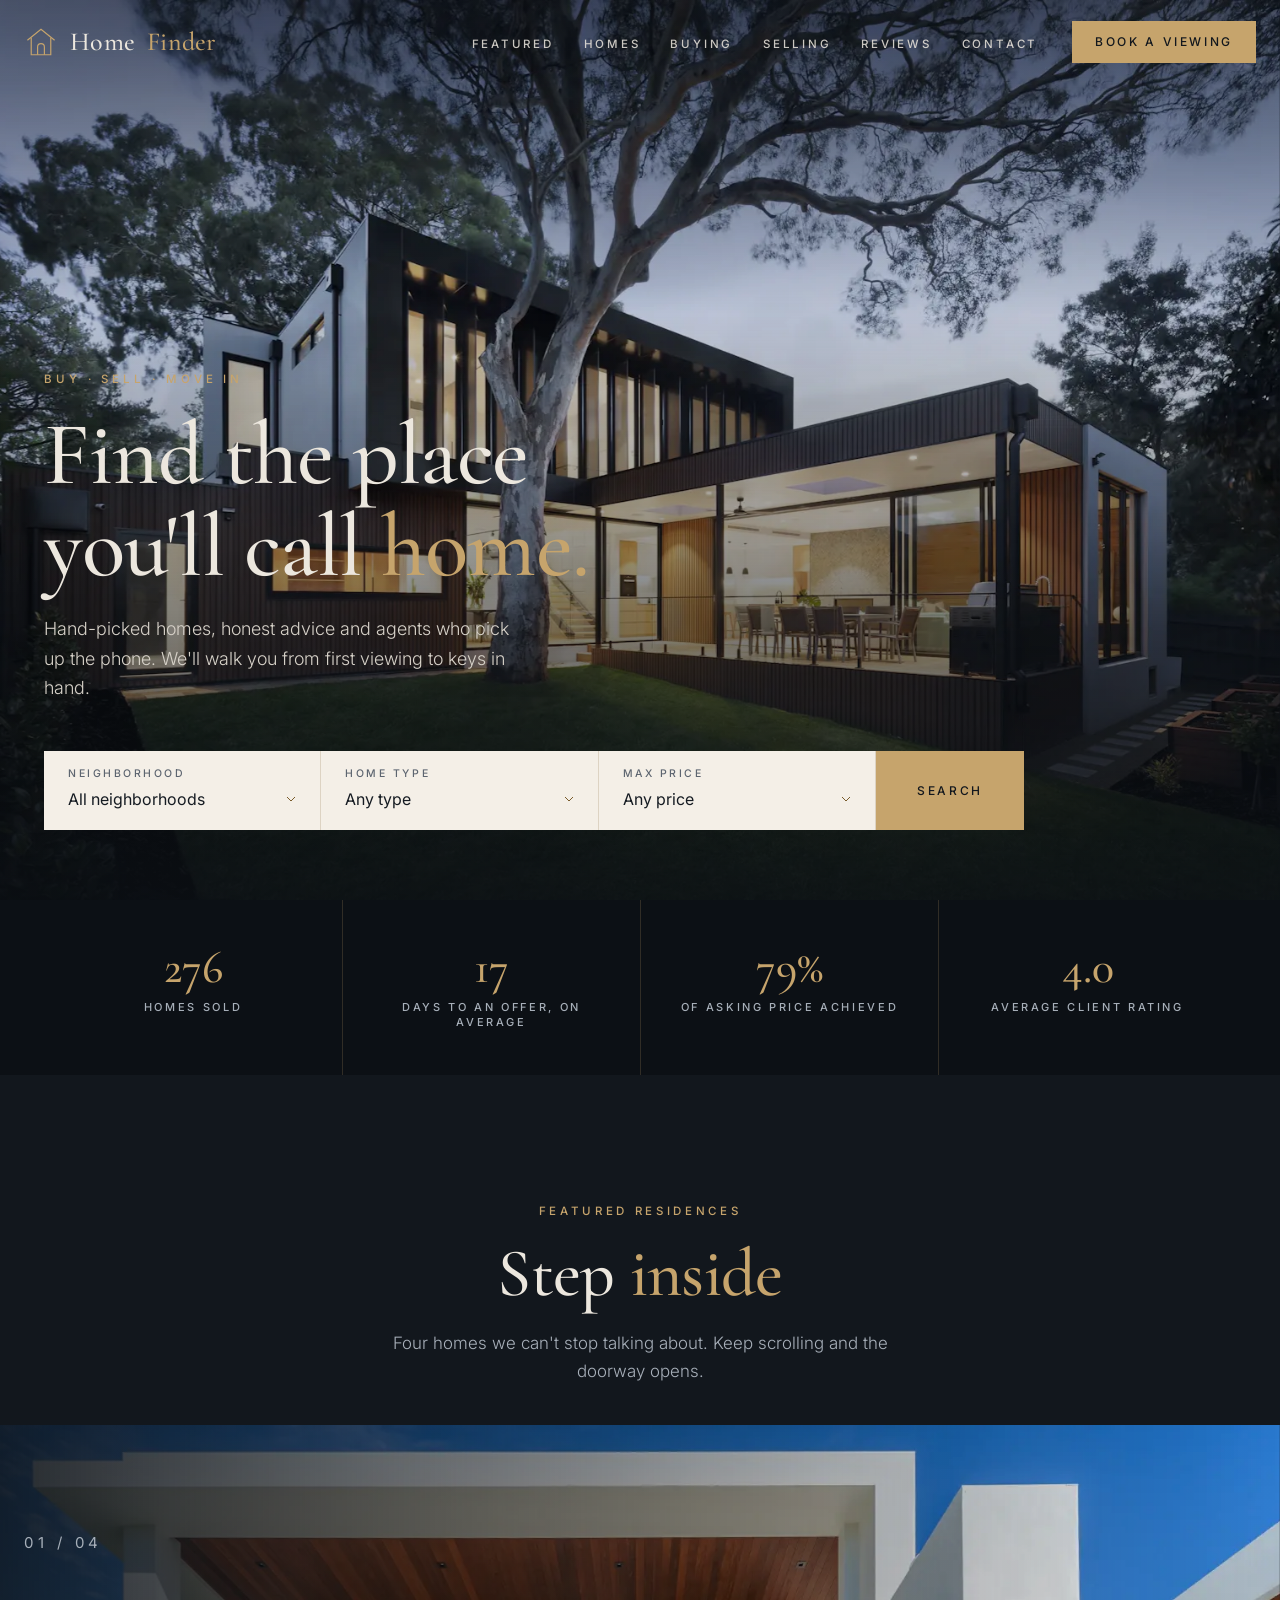
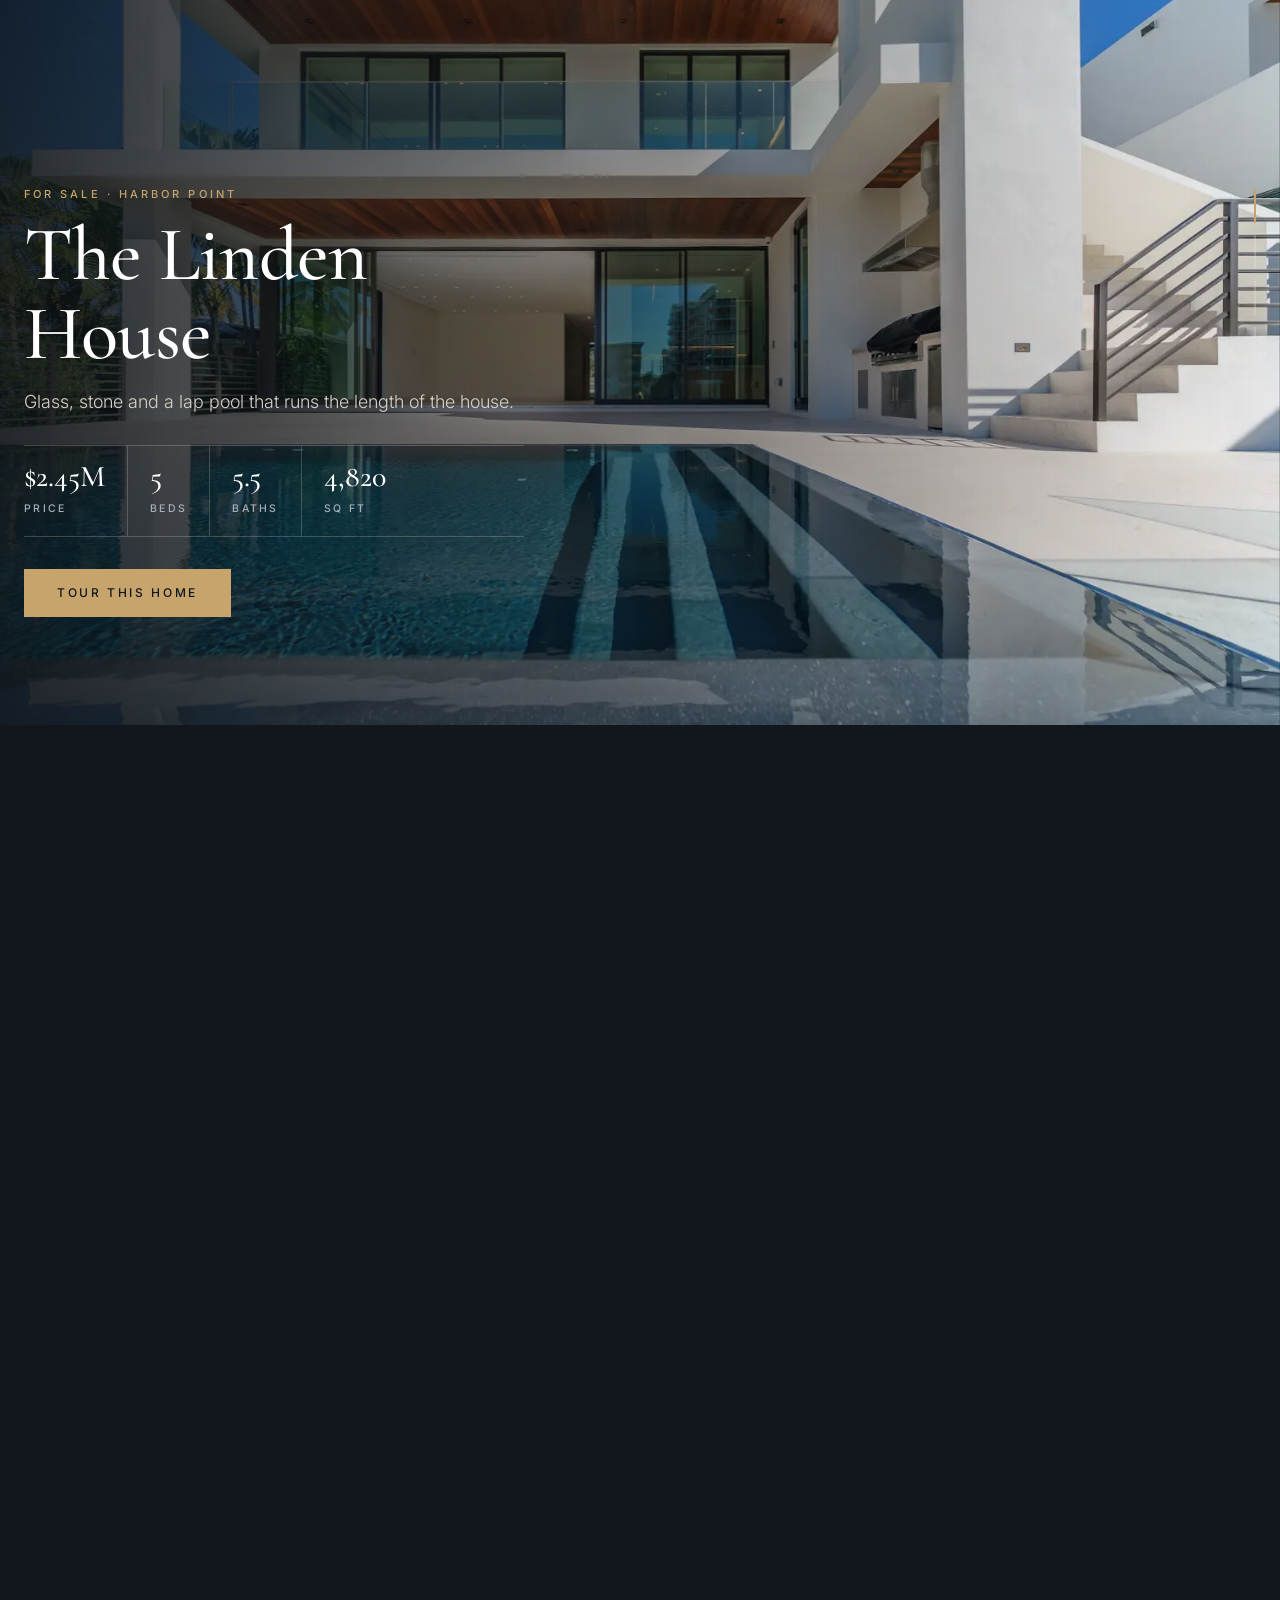
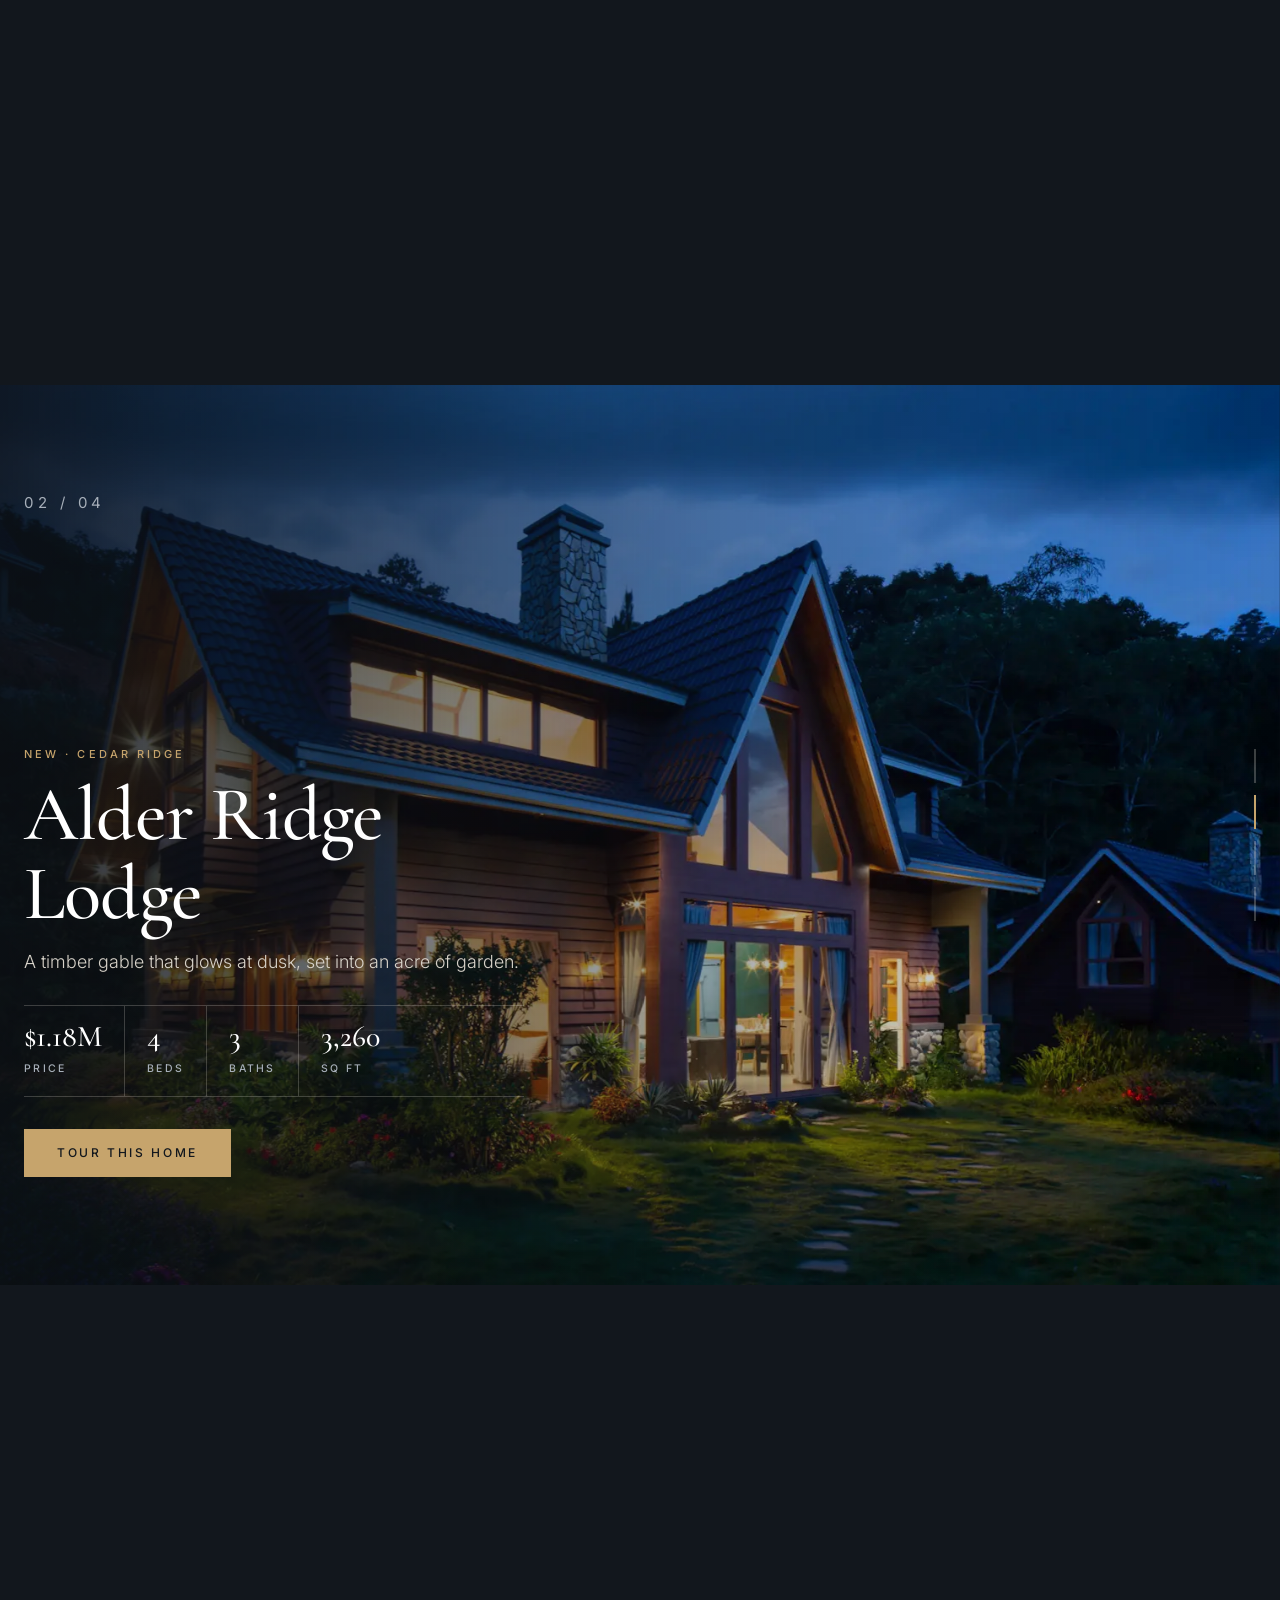
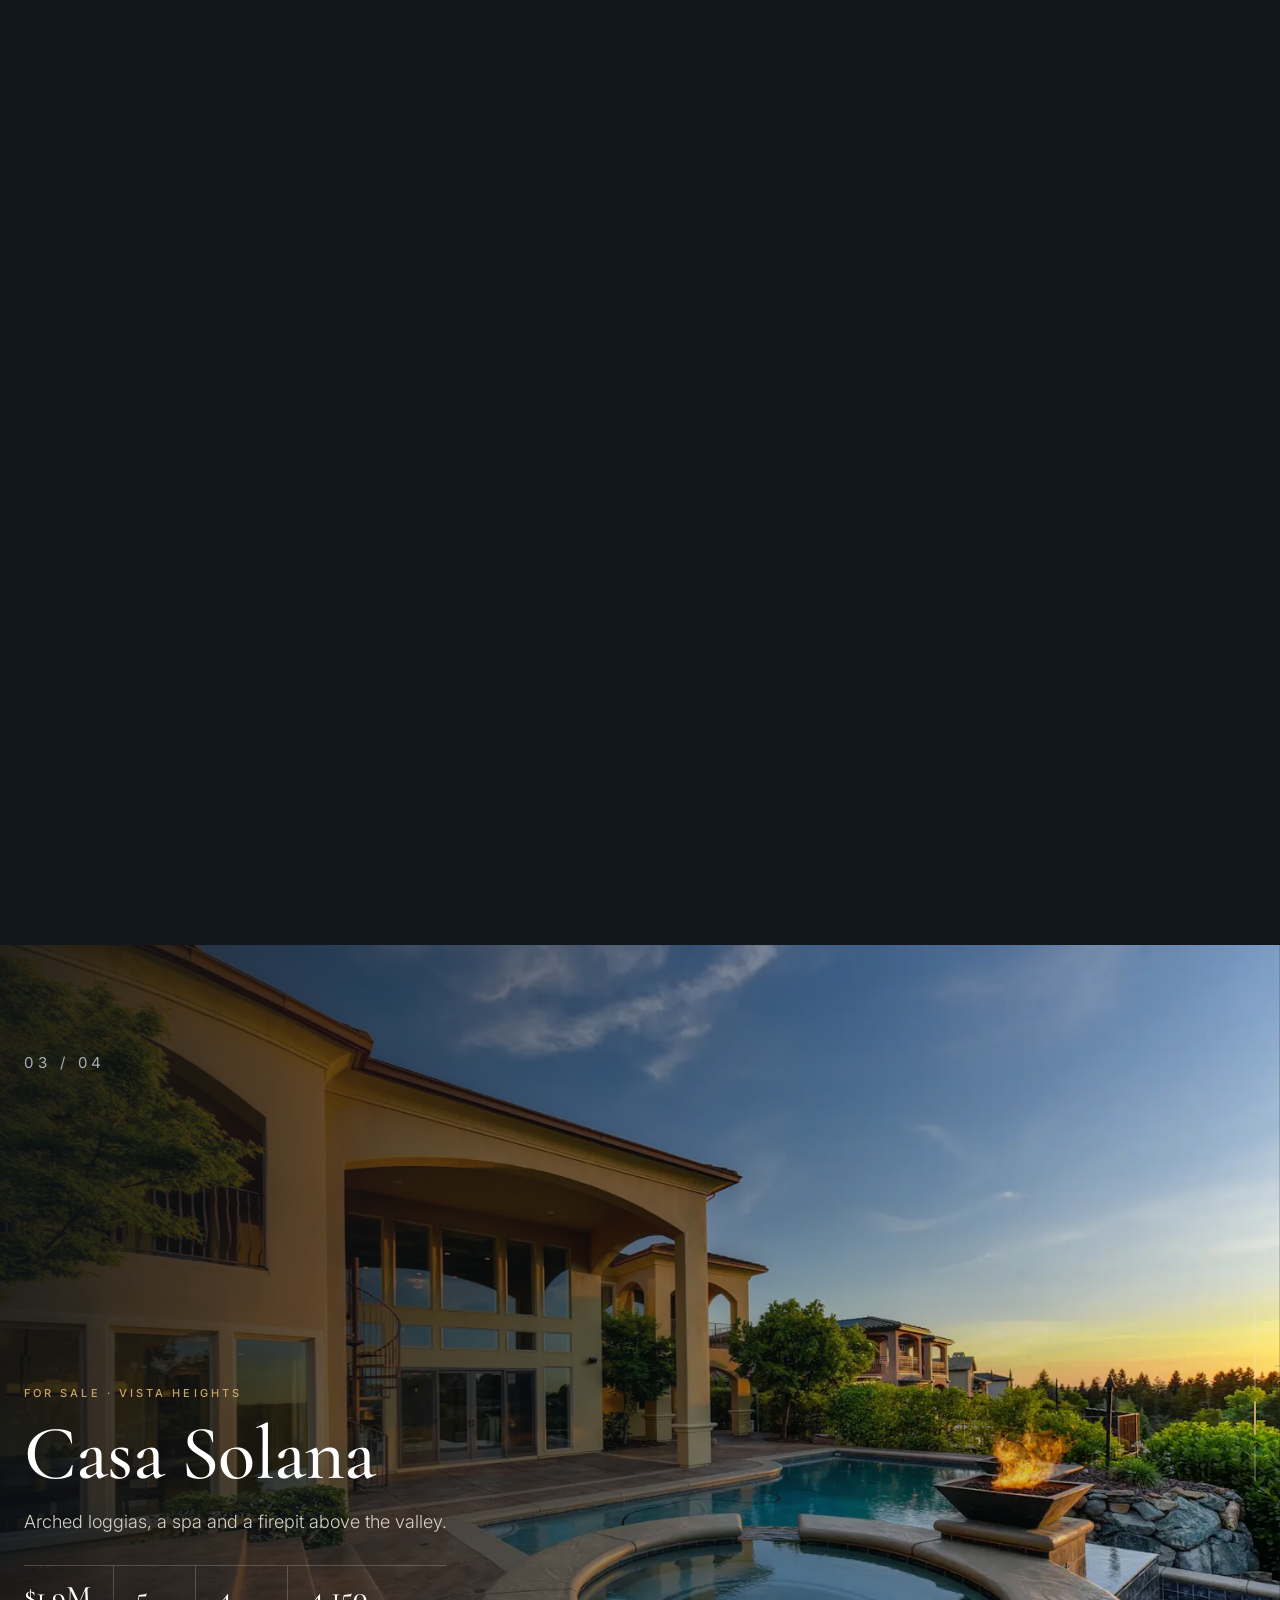
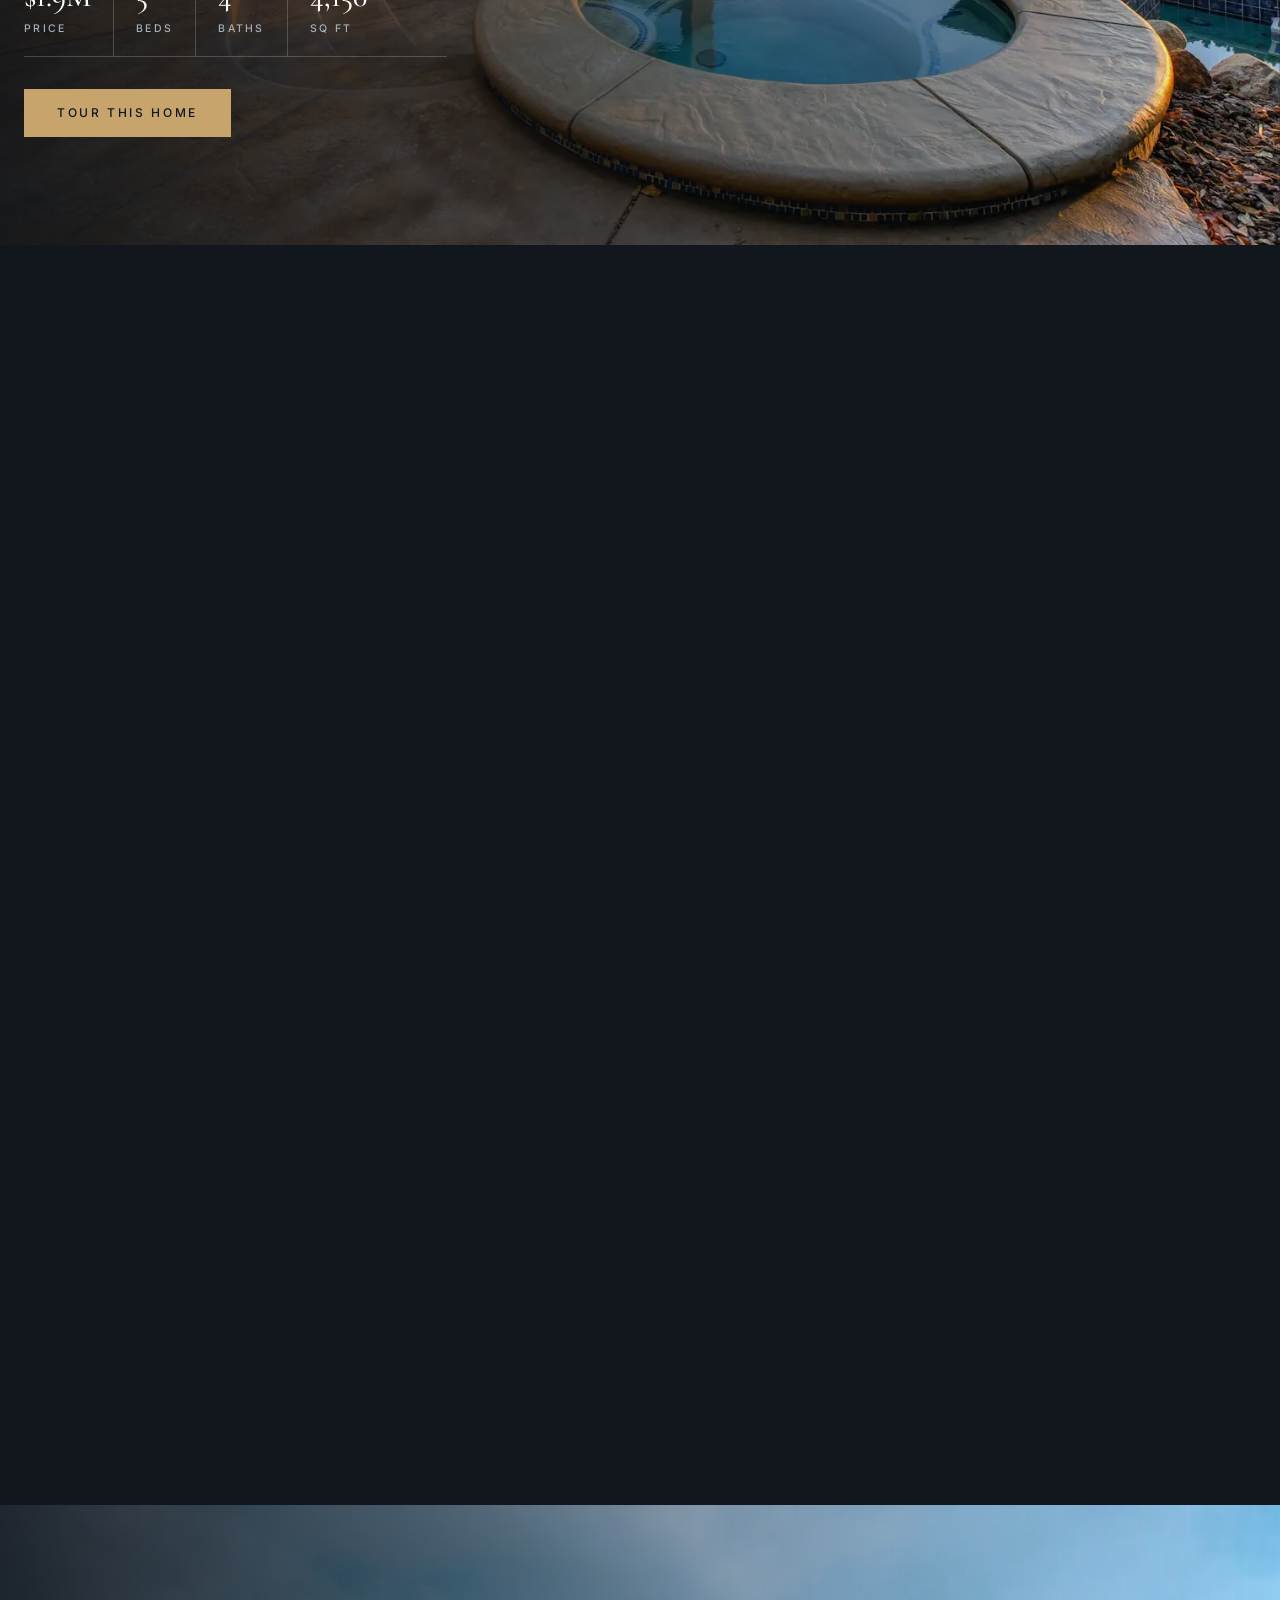
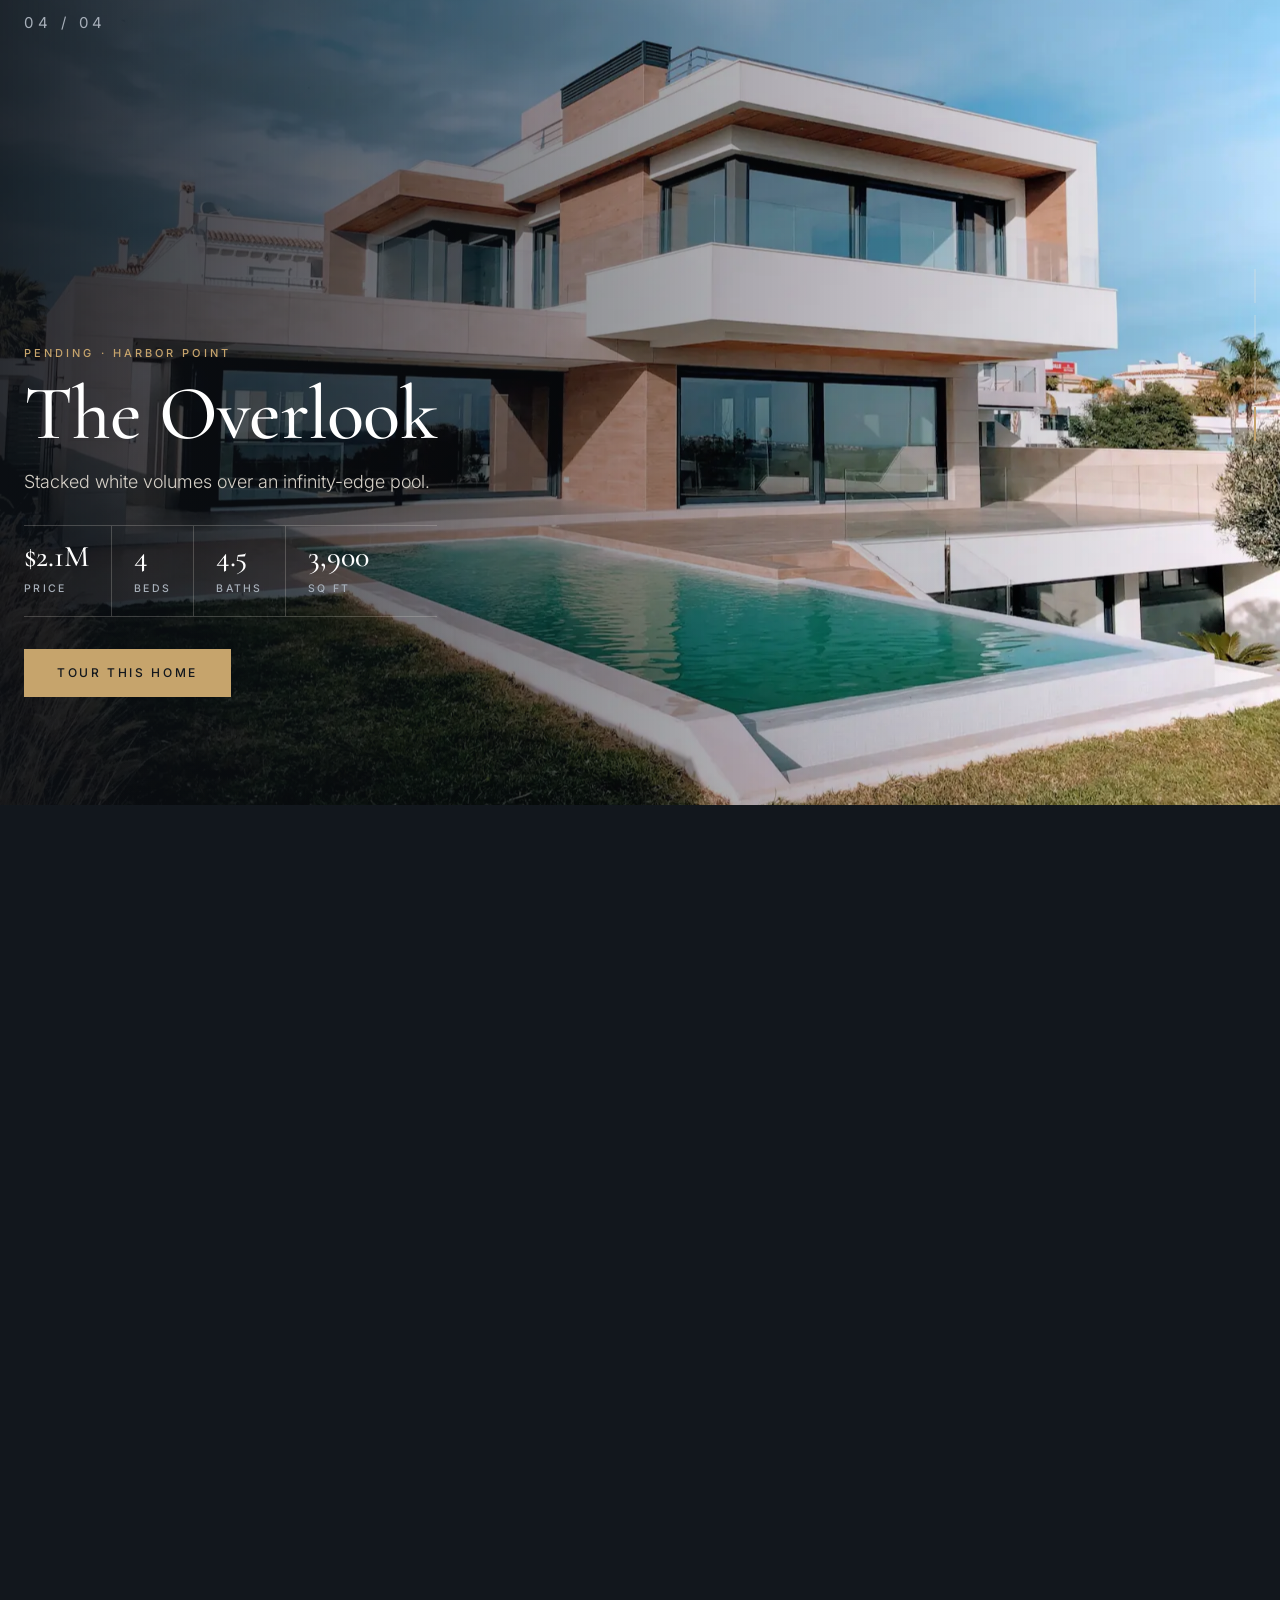
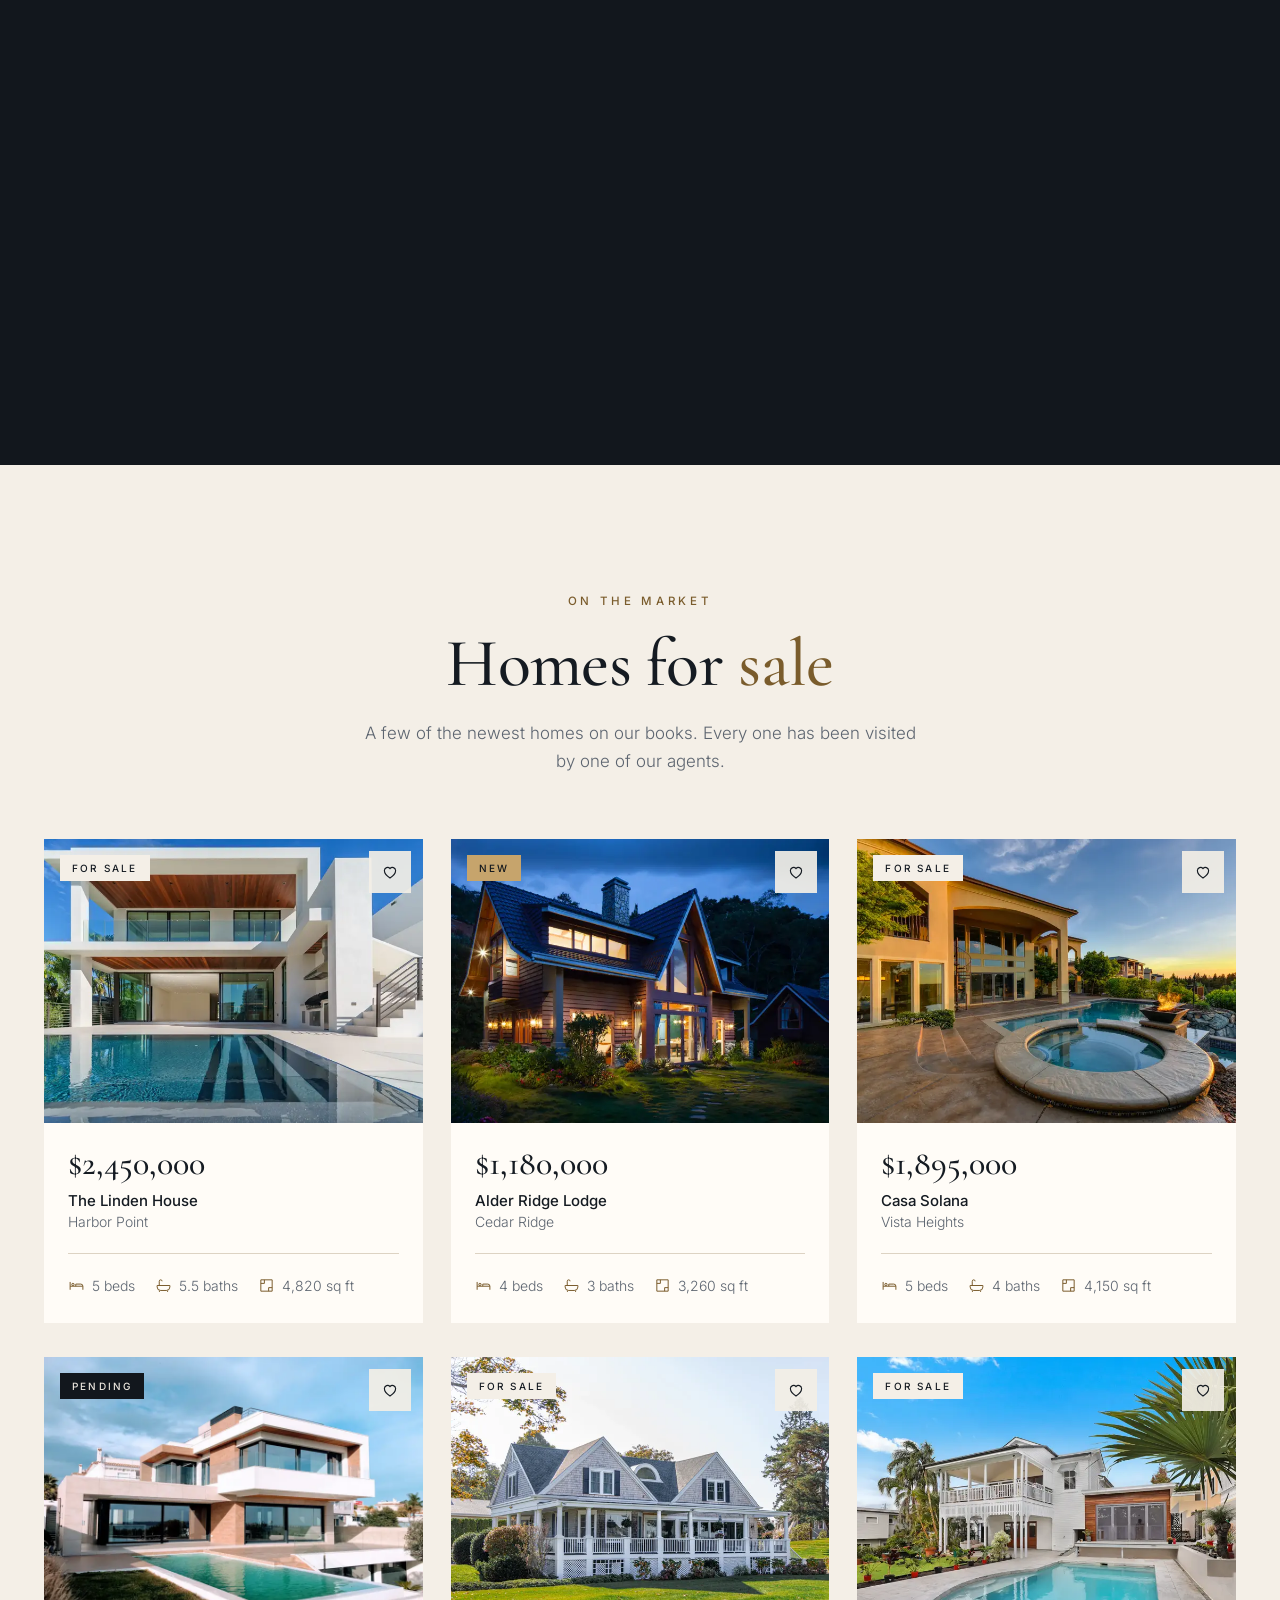
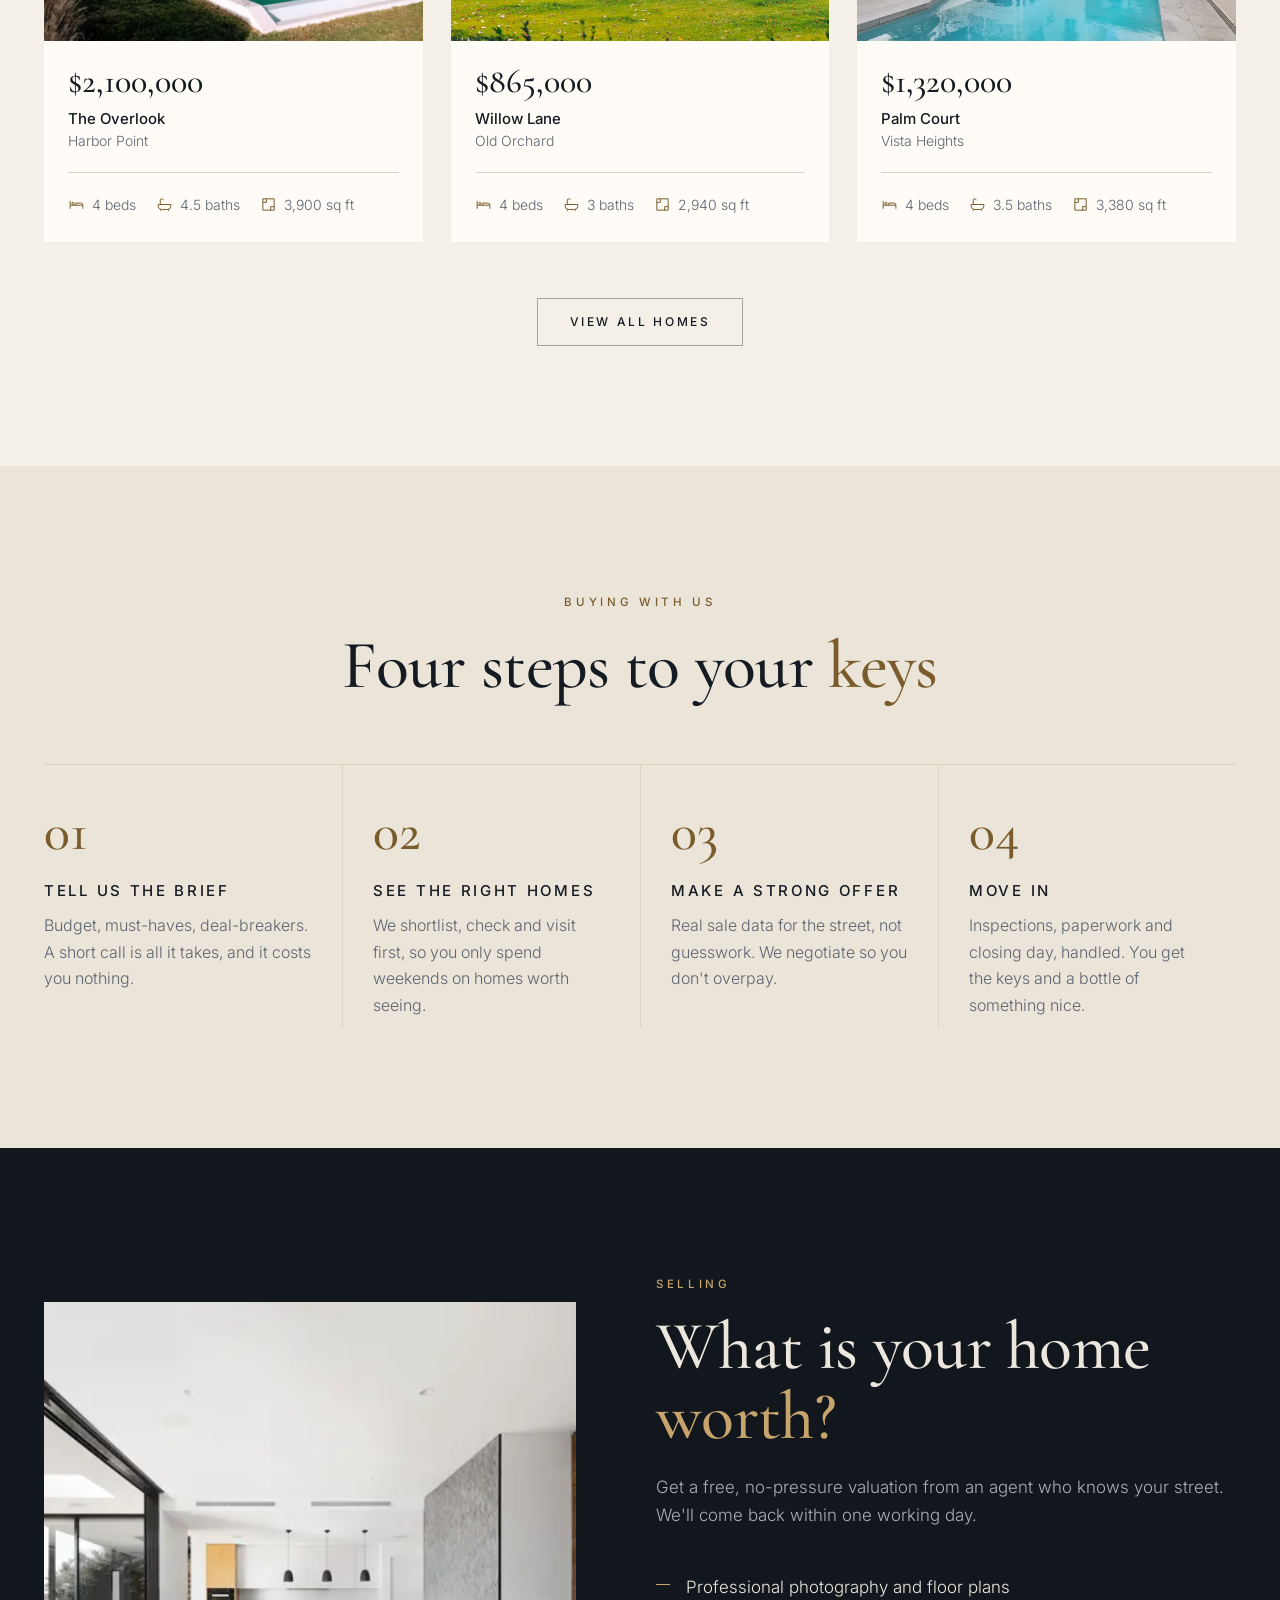
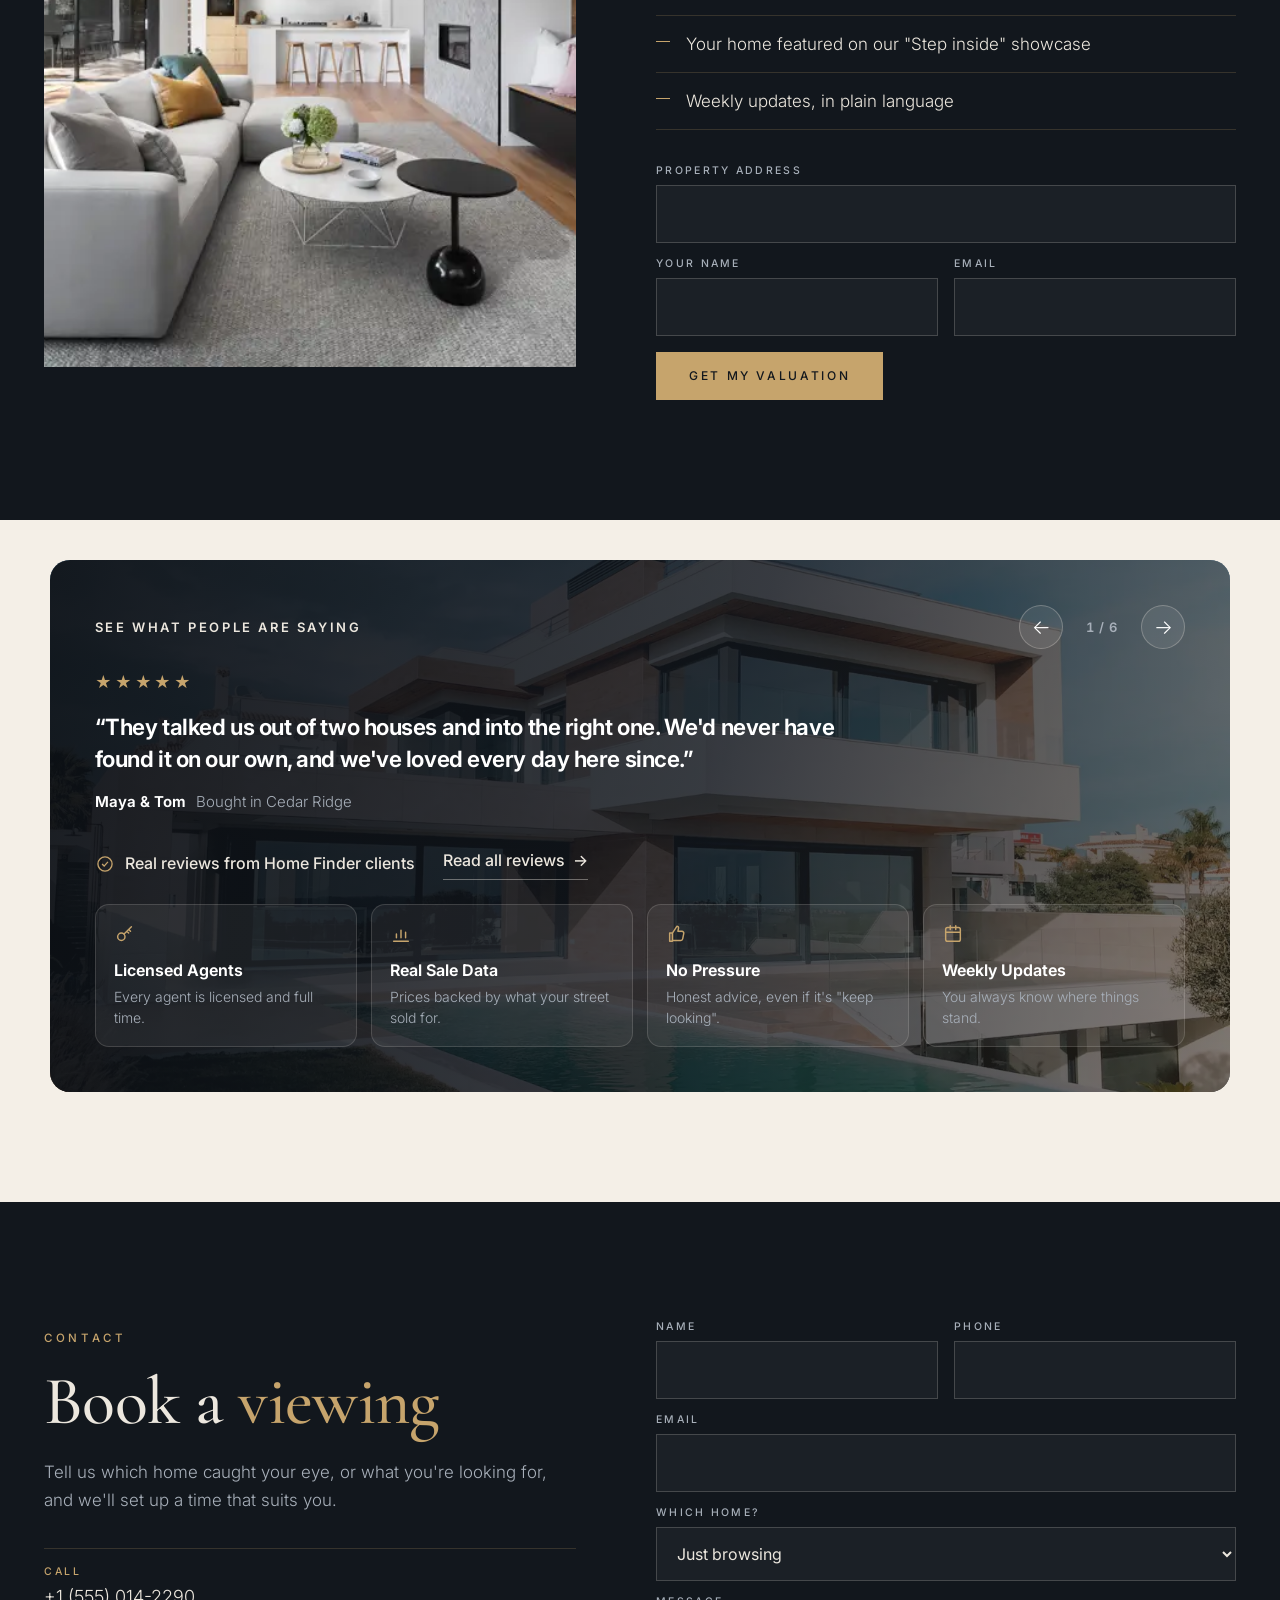
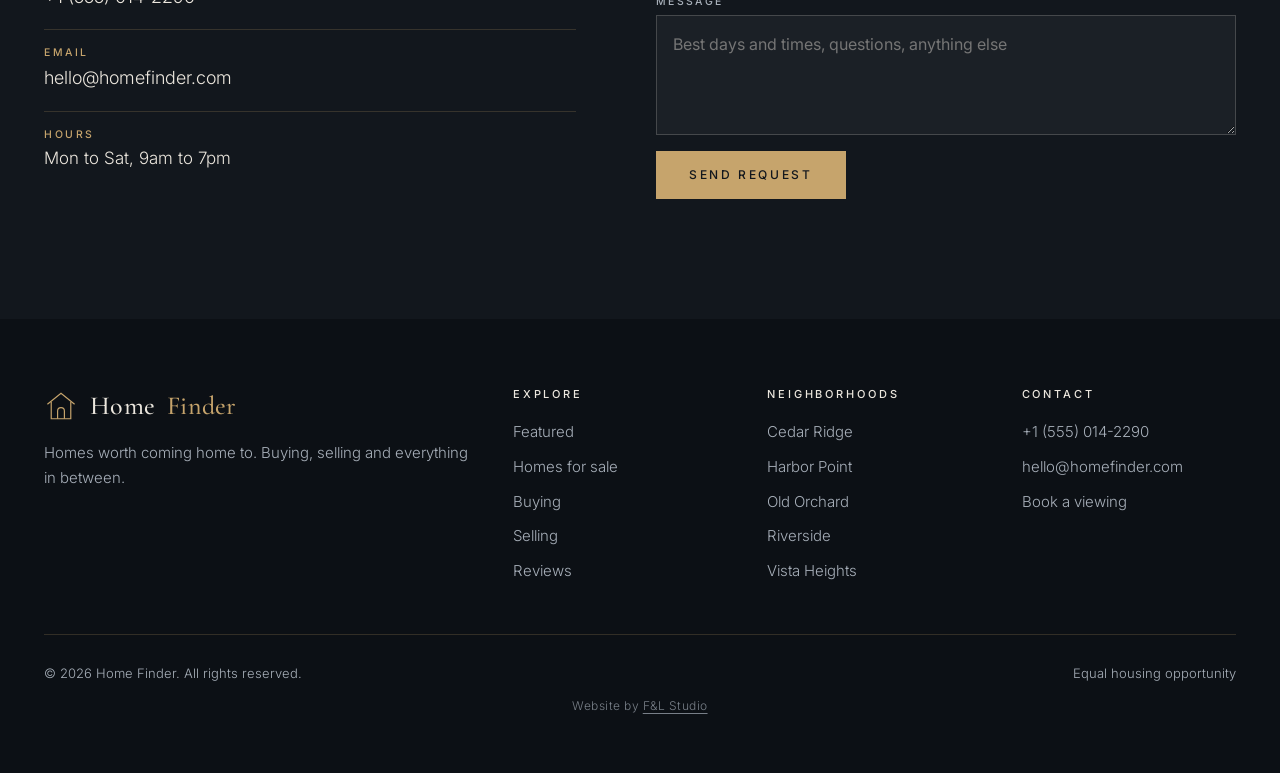
<file: index.html>
<!doctype html>
<html lang="en">
<head>
<meta charset="utf-8">
<meta name="viewport" content="width=device-width,initial-scale=1">
<title>Home Finder | Homes for sale</title>
<meta name="description" content="Home Finder helps you buy and sell homes with less guesswork. Browse homes for sale, step inside our featured residences and book a viewing.">
<link rel="icon" href="favicon.svg" type="image/svg+xml">
<link rel="preconnect" href="https://fonts.googleapis.com"><link rel="preconnect" href="https://fonts.gstatic.com" crossorigin>
<link href="https://fonts.googleapis.com/css2?family=Cormorant+Garamond:wght@400;500;600&family=Inter:opsz,wght@14..32,300..600&display=swap" rel="stylesheet">
<link rel="preload" as="image" href="images/hero-dusk.webp" fetchpriority="high">
<link rel="stylesheet" href="style.css?v=6">
</head>
<body>
<a class="skip" href="#main">Skip to content</a>

<nav id="nav">
  <div class="wrap">
    <a class="logo" href="./" aria-label="Home Finder home">
      <svg viewBox="0 0 40 40" fill="none" stroke="#c6a46c" stroke-width="1.4" aria-hidden="true"><path d="M4 18 20 5l16 13"/><path d="M8.5 15v20h23V15"/><path d="M16 35v-9a4 4 0 0 1 8 0v9"/></svg>
      Home <span>Finder</span>
    </a>
    <ul class="links" id="links">
      <li><a href="#featured">Featured</a></li>
      <li><a href="homes.html">Homes</a></li>
      <li><a href="#process">Buying</a></li>
      <li><a href="#sell">Selling</a></li>
      <li><a href="reviews.html">Reviews</a></li>
      <li><a href="#contact">Contact</a></li>
    </ul>
    <a class="btn" href="#contact">Book a viewing</a>
    <button class="burger" aria-label="Open menu" aria-expanded="false" aria-controls="links"><span></span><span></span><span></span></button>
  </div>
</nav>

<main id="main">
  <header class="hero">
    <img src="images/hero-dusk.webp" srcset="images/hero-dusk-800.webp 800w, images/hero-dusk.webp 1600w" sizes="100vw" alt="A modern two-storey home lit up at dusk" fetchpriority="high">
    <div class="wrap">
      <p class="hero-label">Buy · Sell · Move in</p>
      <h1><span class="w">Find the place</span> <span class="w" style="animation-delay:.15s">you'll call <em>home.</em></span></h1>
      <p class="hero-sub">Hand-picked homes, honest advice and agents who pick up the phone. We'll walk you from first viewing to keys in hand.</p>
      <form class="search" id="search" role="search" aria-label="Search homes" action="homes.html">
        <label><span>Neighborhood</span>
          <select name="area" id="s-area"><option value="">All neighborhoods</option></select></label>
        <label><span>Home type</span>
          <select name="type" id="s-type"><option value="">Any type</option><option>House</option><option>Villa</option><option>Townhouse</option></select></label>
        <label><span>Max price</span>
          <select name="max" id="s-max"><option value="">Any price</option><option value="750000">$750K</option><option value="1000000">$1M</option><option value="1500000">$1.5M</option><option value="2000000">$2M</option></select></label>
        <button class="btn" type="submit">Search</button>
      </form>
    </div>
  </header>

  <section class="stats" aria-label="Home Finder in numbers">
    <div class="wrap">
      <div class="stat"><b data-count="340">340</b><span>Homes sold</span></div>
      <div class="stat"><b data-count="21">21</b><span>Days to an offer, on average</span></div>
      <div class="stat"><b data-count="98" data-suffix="%">98%</b><span>Of asking price achieved</span></div>
      <div class="stat"><b data-count="4.9" data-dec="1">4.9</b><span>Average client rating</span></div>
    </div>
  </section>

  <section class="doors dark" id="featured" aria-label="Featured homes">
    <div class="wrap center doors-head rv">
      <p class="eyebrow">Featured residences</p>
      <h2>Step <em>inside</em></h2>
      <p class="lede">Four homes we can't stop talking about. Keep scrolling and the doorway opens.</p>
    </div>
    <div id="doors"></div>
  </section>

  <section class="homes" id="homes">
    <div class="wrap">
      <div class="center rv">
        <p class="eyebrow">On the market</p>
        <h2>Homes for <em>sale</em></h2>
        <p class="lede">A few of the newest homes on our books. Every one has been visited by one of our agents.</p>
      </div>
      <div class="grid" id="grid" data-limit="6" style="margin-top:64px"></div>
      <div class="center" style="margin-top:56px"><a class="btn line" href="homes.html">View all homes</a></div>
    </div>
  </section>

  <section class="process" id="process">
    <div class="wrap">
      <div class="center rv">
        <p class="eyebrow">Buying with us</p>
        <h2>Four steps to your <em>keys</em></h2>
      </div>
      <div class="steps">
        <div class="step rv"><b>01</b><h3>Tell us the brief</h3><p>Budget, must-haves, deal-breakers. A short call is all it takes, and it costs you nothing.</p></div>
        <div class="step rv"><b>02</b><h3>See the right homes</h3><p>We shortlist, check and visit first, so you only spend weekends on homes worth seeing.</p></div>
        <div class="step rv"><b>03</b><h3>Make a strong offer</h3><p>Real sale data for the street, not guesswork. We negotiate so you don't overpay.</p></div>
        <div class="step rv"><b>04</b><h3>Move in</h3><p>Inspections, paperwork and closing day, handled. You get the keys and a bottle of something nice.</p></div>
      </div>
    </div>
  </section>

  <section class="dark" id="sell">
    <div class="wrap split">
      <div class="pic rv"><img src="images/int-living-wood-800.webp" srcset="images/int-living-wood-800.webp 800w, images/int-living-wood.webp 1600w" sizes="(max-width:900px) 100vw, 50vw" alt="A bright open-plan living room with a wood feature wall" loading="lazy"></div>
      <div class="rv">
        <p class="eyebrow">Selling</p>
        <h2>What is your home <em>worth?</em></h2>
        <p>Get a free, no-pressure valuation from an agent who knows your street. We'll come back within one working day.</p>
        <ul class="ticks">
          <li>Professional photography and floor plans</li>
          <li>Your home featured on our "Step inside" showcase</li>
          <li>Weekly updates, in plain language</li>
        </ul>
        <form class="form" data-form="Valuation request" novalidate>
          <label class="field full"><span>Property address</span><input name="address" required autocomplete="street-address"></label>
          <label class="field"><span>Your name</span><input name="name" required autocomplete="name"></label>
          <label class="field"><span>Email</span><input type="email" name="email" required autocomplete="email"></label>
          <button class="btn full" type="submit">Get my valuation</button>
        </form>
        <div class="done" role="status"><h3>Thank you</h3><p>An agent will be in touch within one working day.</p></div>
      </div>
    </div>
  </section>

  <section class="trust" id="reviews" aria-label="Client reviews">
    <div class="trust-card rv">
      <img class="trust-bg" src="images/overlook-800.webp" srcset="images/overlook-800.webp 800w, images/overlook.webp 1600w" sizes="100vw" alt="" loading="lazy">
      <div class="trust-in">
        <div class="trust-head">
          <p class="trust-label">See what people are saying</p>
          <div class="trust-nav">
            <button class="trust-arrow" id="revPrev" type="button" aria-label="Previous review">&#8592;</button>
            <span class="trust-count" id="revCount">1 / 6</span>
            <button class="trust-arrow" id="revNext" type="button" aria-label="Next review">&#8594;</button>
          </div>
        </div>
        <div class="trust-slider"><div class="trust-track" id="revTrack" aria-live="polite"></div></div>
        <div class="trust-sources">
          <span class="trust-note"><svg viewBox="0 0 24 24" aria-hidden="true"><circle cx="12" cy="12" r="8.5"/><path d="m8.5 12 2.5 2.5 4.5-5"/></svg>Real reviews from Home Finder clients</span>
          <a class="trust-link" href="reviews.html">Read all reviews <span aria-hidden="true">&#8594;</span></a>
        </div>
        <div class="trust-points">
          <div><svg viewBox="0 0 24 24" aria-hidden="true"><circle cx="8" cy="15" r="4"/><path d="m11 12 8-8m-3 3 2 2m-4 0 2 2"/></svg><b>Licensed Agents</b><span>Every agent is licensed and full time.</span></div>
          <div><svg viewBox="0 0 24 24" aria-hidden="true"><path d="M4 20h16M7 16v-4m5 4V8m5 8v-6"/></svg><b>Real Sale Data</b><span>Prices backed by what your street sold for.</span></div>
          <div><svg viewBox="0 0 24 24" aria-hidden="true"><path d="M7 11v9H4v-9zM7 19h9.2a2 2 0 0 0 2-1.6l1.2-6A2 2 0 0 0 17.4 9H13l.7-3.5A1.7 1.7 0 0 0 12 3.5L7 11"/></svg><b>No Pressure</b><span>Honest advice, even if it's "keep looking".</span></div>
          <div><svg viewBox="0 0 24 24" aria-hidden="true"><rect x="4" y="5" width="16" height="15" rx="2"/><path d="M4 10h16M9 3v4m6-4v4"/></svg><b>Weekly Updates</b><span>You always know where things stand.</span></div>
        </div>
      </div>
    </div>
  </section>

  <section class="dark contact" id="contact">
    <div class="wrap split">
      <div class="rv">
        <p class="eyebrow">Contact</p>
        <h2>Book a <em>viewing</em></h2>
        <p>Tell us which home caught your eye, or what you're looking for, and we'll set up a time that suits you.</p>
        <ul class="contact-list">
          <li><span>Call</span><a href="tel:+15550142290">+1 (555) 014-2290</a></li>
          <li><span>Email</span><a href="mailto:hello@homefinder.com">hello@homefinder.com</a></li>
          <li><span>Hours</span>Mon to Sat, 9am to 7pm</li>
        </ul>
      </div>
      <div class="rv">
        <form class="form" data-form="Viewing request" novalidate>
          <label class="field"><span>Name</span><input name="name" required autocomplete="name"></label>
          <label class="field"><span>Phone</span><input type="tel" name="phone" autocomplete="tel"></label>
          <label class="field full"><span>Email</span><input type="email" name="email" required autocomplete="email"></label>
          <label class="field full"><span>Which home?</span><select name="home" id="c-home"><option value="">Just browsing</option></select></label>
          <label class="field full"><span>Message</span><textarea name="message" placeholder="Best days and times, questions, anything else"></textarea></label>
          <button class="btn" type="submit">Send request</button>
        </form>
        <div class="done" role="status"><h3>Request sent</h3><p>We'll reply within a few hours to confirm a time.</p></div>
      </div>
    </div>
  </section>
</main>

<footer class="site">
  <div class="wrap">
    <div class="cols">
      <div>
        <a class="logo" href="./"><svg viewBox="0 0 40 40" fill="none" stroke="#c6a46c" stroke-width="1.4" aria-hidden="true"><path d="M4 18 20 5l16 13"/><path d="M8.5 15v20h23V15"/><path d="M16 35v-9a4 4 0 0 1 8 0v9"/></svg>Home <span>Finder</span></a>
        <p>Homes worth coming home to. Buying, selling and everything in between.</p>
      </div>
      <div><h4>Explore</h4><ul><li><a href="#featured">Featured</a></li><li><a href="homes.html">Homes for sale</a></li><li><a href="#process">Buying</a></li><li><a href="#sell">Selling</a></li><li><a href="reviews.html">Reviews</a></li></ul></div>
      <div><h4>Neighborhoods</h4><ul id="f-areas"></ul></div>
      <div><h4>Contact</h4><ul><li><a href="tel:+15550142290">+1 (555) 014-2290</a></li><li><a href="mailto:hello@homefinder.com">hello@homefinder.com</a></li><li><a href="#contact">Book a viewing</a></li></ul></div>
    </div>
    <div class="base"><span>© <span id="yr">2026</span> Home Finder. All rights reserved.</span><span>Equal housing opportunity</span></div>
  </div>
<p class="fl-credit" style="margin:0;padding:14px 16px 18px;font-size:12px;line-height:1.4;letter-spacing:.04em;text-align:center;opacity:.7">Website by <a href="https://www.frankandleilastudio.com/?utm_source=home-finder&amp;utm_medium=credit" style="color:inherit;text-decoration:underline;text-underline-offset:3px">F&amp;L Studio</a></p>
</footer>

<script src="data.js"></script>
<script src="site.js?v=7"></script>
</body>
</html>
</file>
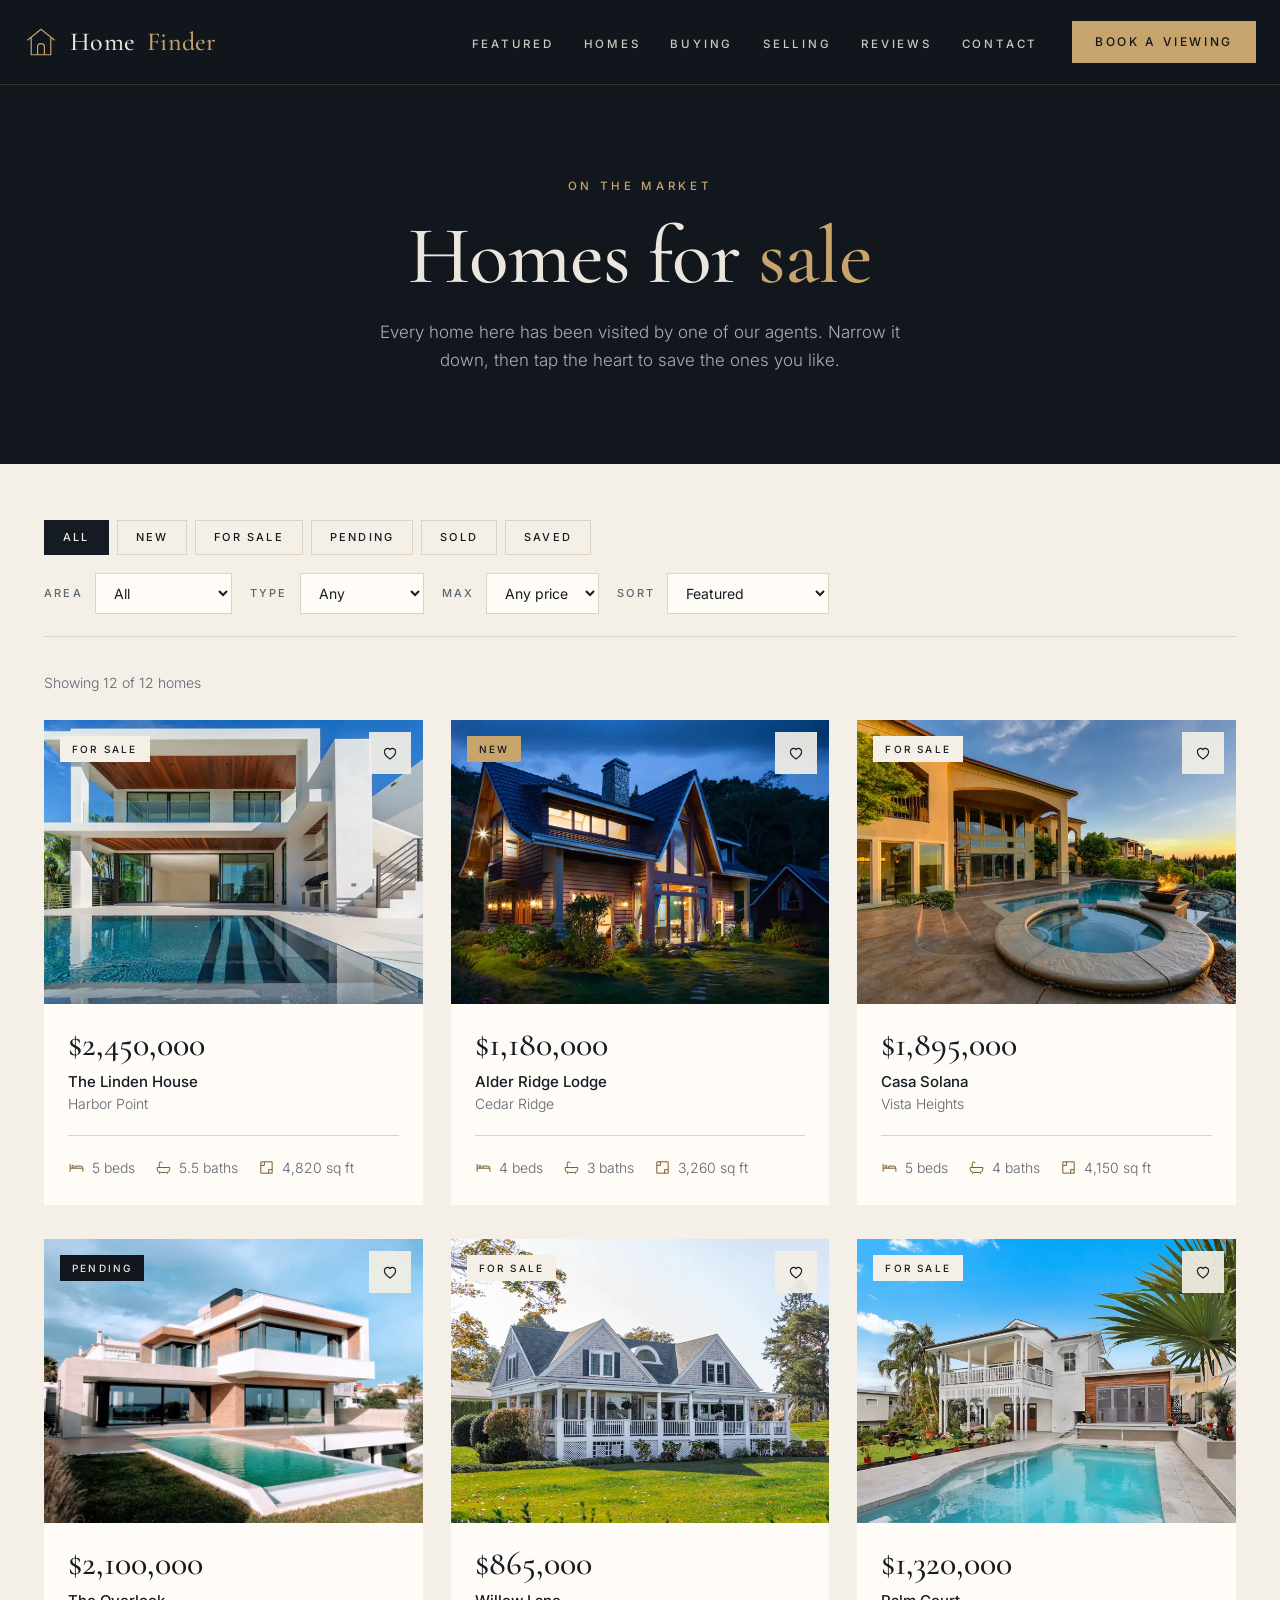
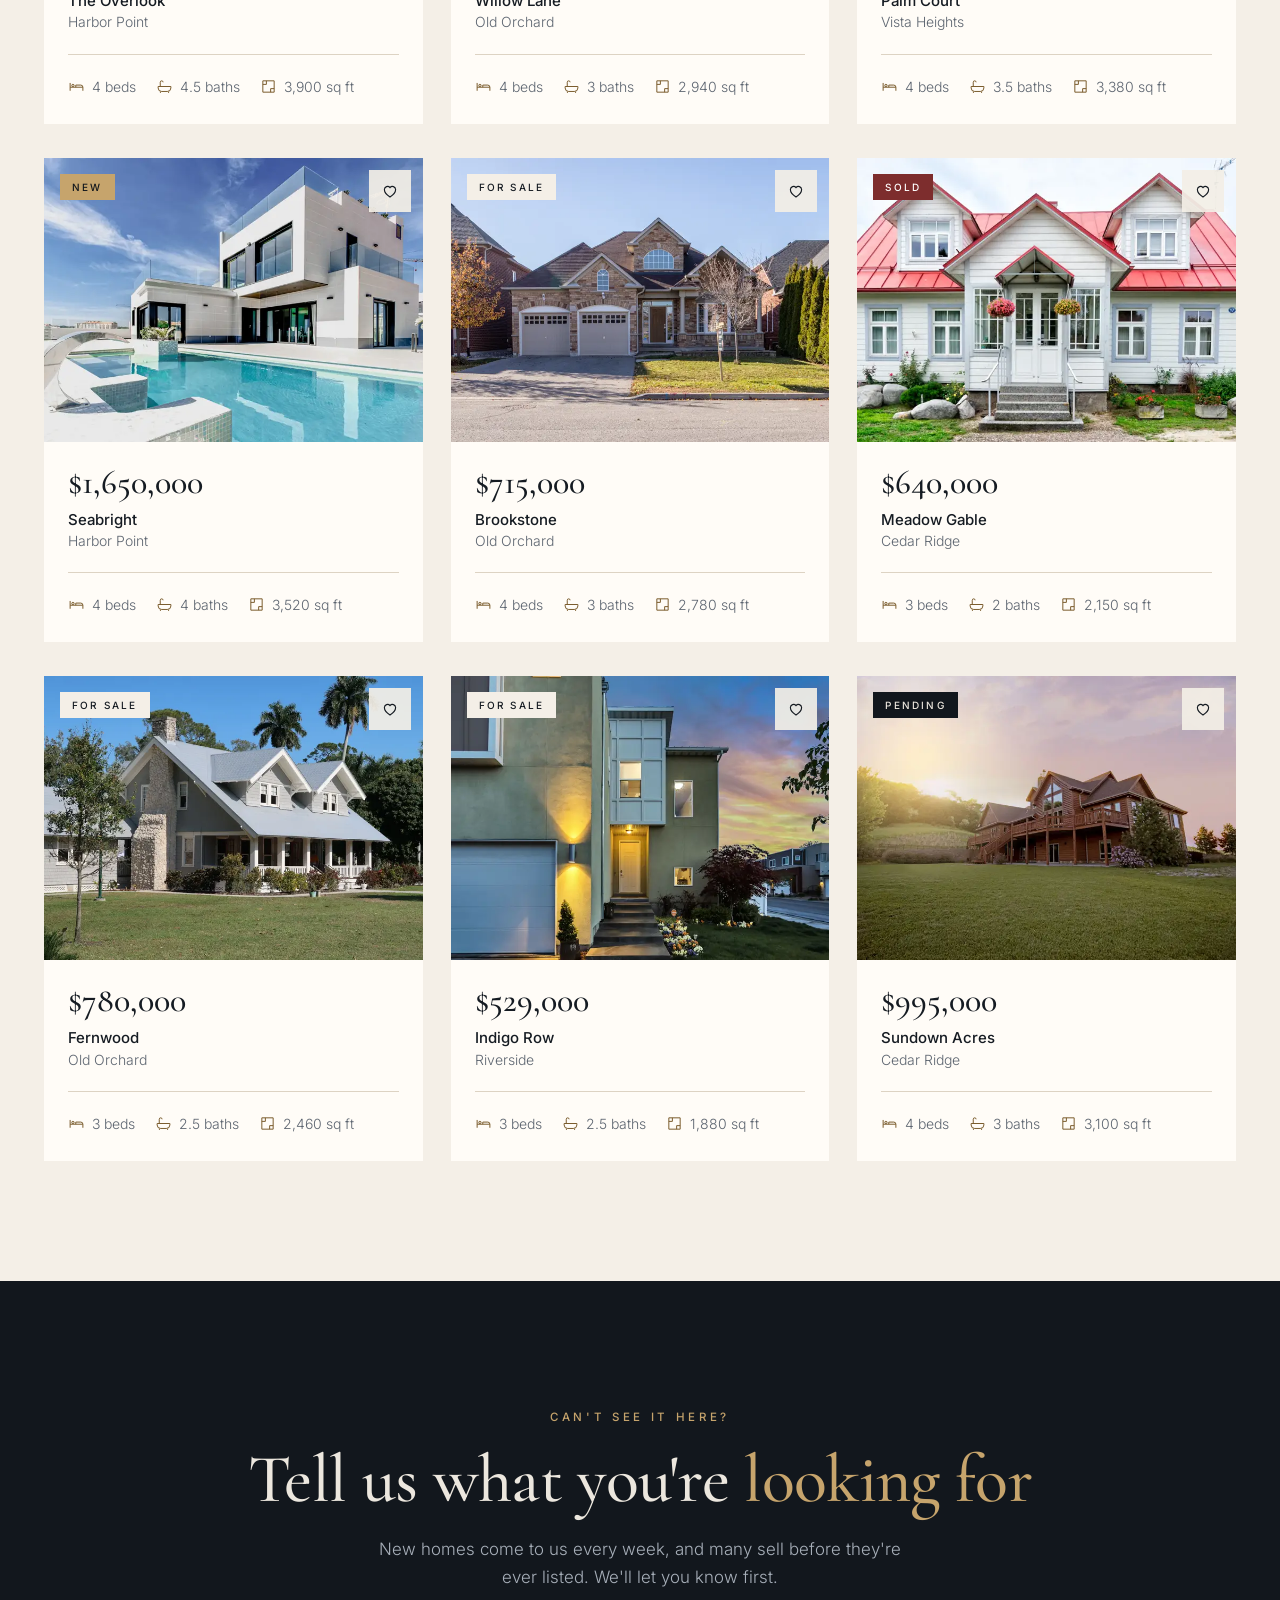
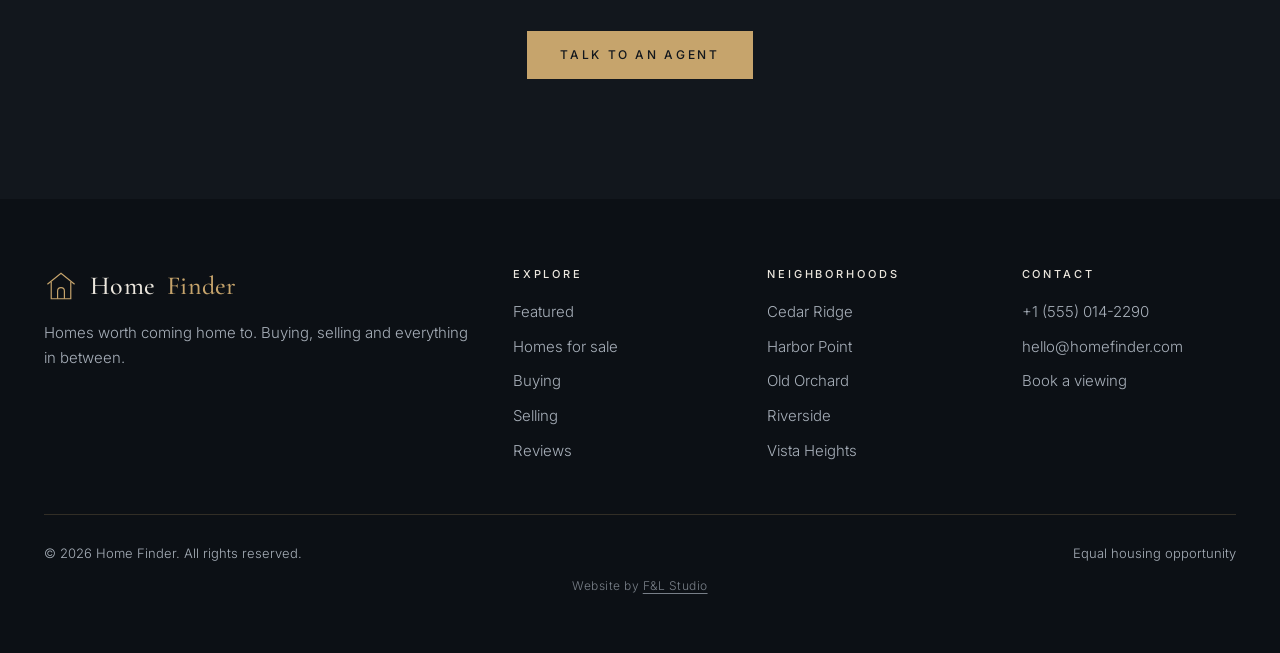
<file: homes.html>
<!doctype html>
<html lang="en">
<head>
<meta charset="utf-8">
<meta name="viewport" content="width=device-width,initial-scale=1">
<title>All homes for sale | Home Finder</title>
<meta name="description" content="Home Finder helps you buy and sell homes with less guesswork. Browse homes for sale, step inside our featured residences and book a viewing.">
<link rel="icon" href="favicon.svg" type="image/svg+xml">
<link rel="preconnect" href="https://fonts.googleapis.com"><link rel="preconnect" href="https://fonts.gstatic.com" crossorigin>
<link href="https://fonts.googleapis.com/css2?family=Cormorant+Garamond:wght@400;500;600&family=Inter:opsz,wght@14..32,300..600&display=swap" rel="stylesheet">
<link rel="stylesheet" href="style.css?v=6">
</head>
<body class="inner">
<a class="skip" href="#main">Skip to content</a>

<nav id="nav">
  <div class="wrap">
    <a class="logo" href="index.html" aria-label="Home Finder home">
      <svg viewBox="0 0 40 40" fill="none" stroke="#c6a46c" stroke-width="1.4" aria-hidden="true"><path d="M4 18 20 5l16 13"/><path d="M8.5 15v20h23V15"/><path d="M16 35v-9a4 4 0 0 1 8 0v9"/></svg>
      Home <span>Finder</span>
    </a>
    <ul class="links" id="links">
      <li><a href="index.html#featured">Featured</a></li>
      <li><a href="homes.html">Homes</a></li>
      <li><a href="index.html#process">Buying</a></li>
      <li><a href="index.html#sell">Selling</a></li>
      <li><a href="reviews.html">Reviews</a></li>
      <li><a href="index.html#contact">Contact</a></li>
    </ul>
    <a class="btn" href="index.html#contact">Book a viewing</a>
    <button class="burger" aria-label="Open menu" aria-expanded="false" aria-controls="links"><span></span><span></span><span></span></button>
  </div>
</nav>

<main id="main">
  <header class="page-head dark">
    <div class="wrap center">
      <p class="eyebrow">On the market</p>
      <h1>Homes for <em>sale</em></h1>
      <p class="lede">Every home here has been visited by one of our agents. Narrow it down, then tap the heart to save the ones you like.</p>
    </div>
  </header>
  <section class="homes" id="homes" style="padding-top:0">
    <div class="wrap">
      <div class="filters">
        <div class="chips" role="group" aria-label="Filter by status">
          <button class="chip" type="button" data-status="" aria-pressed="true">All</button>
          <button class="chip" type="button" data-status="New" aria-pressed="false">New</button>
          <button class="chip" type="button" data-status="For sale" aria-pressed="false">For sale</button>
          <button class="chip" type="button" data-status="Pending" aria-pressed="false">Pending</button>
          <button class="chip" type="button" data-status="Sold" aria-pressed="false">Sold</button>
          <button class="chip" type="button" data-status="saved" aria-pressed="false">Saved</button>
        </div>
        <div class="selects">
          <label class="sort">Area<select id="f-area"><option value="">All</option></select></label>
          <label class="sort">Type<select id="f-type"><option value="">Any</option><option>House</option><option>Villa</option><option>Townhouse</option></select></label>
          <label class="sort">Max<select id="f-max"><option value="">Any price</option><option value="750000">$750K</option><option value="1000000">$1M</option><option value="1500000">$1.5M</option><option value="2000000">$2M</option></select></label>
          <label class="sort">Sort<select id="sort"><option value="feat">Featured</option><option value="low">Price, low to high</option><option value="high">Price, high to low</option><option value="size">Largest first</option></select></label>
        </div>
      </div>
      <p class="count" id="count" aria-live="polite"></p>
      <div class="grid" id="grid"></div>
    </div>
  </section>
  <section class="dark">
    <div class="wrap center">
      <p class="eyebrow">Can't see it here?</p>
      <h2>Tell us what you're <em>looking for</em></h2>
      <p class="lede">New homes come to us every week, and many sell before they're ever listed. We'll let you know first.</p>
      <div style="margin-top:40px"><a class="btn" href="index.html#contact">Talk to an agent</a></div>
    </div>
  </section>
</main>

<footer class="site">
  <div class="wrap">
    <div class="cols">
      <div>
        <a class="logo" href="./"><svg viewBox="0 0 40 40" fill="none" stroke="#c6a46c" stroke-width="1.4" aria-hidden="true"><path d="M4 18 20 5l16 13"/><path d="M8.5 15v20h23V15"/><path d="M16 35v-9a4 4 0 0 1 8 0v9"/></svg>Home <span>Finder</span></a>
        <p>Homes worth coming home to. Buying, selling and everything in between.</p>
      </div>
      <div><h4>Explore</h4><ul><li><a href="index.html#featured">Featured</a></li><li><a href="homes.html">Homes for sale</a></li><li><a href="index.html#process">Buying</a></li><li><a href="index.html#sell">Selling</a></li><li><a href="reviews.html">Reviews</a></li></ul></div>
      <div><h4>Neighborhoods</h4><ul id="f-areas"></ul></div>
      <div><h4>Contact</h4><ul><li><a href="tel:+15550142290">+1 (555) 014-2290</a></li><li><a href="mailto:hello@homefinder.com">hello@homefinder.com</a></li><li><a href="index.html#contact">Book a viewing</a></li></ul></div>
    </div>
    <div class="base"><span>© <span id="yr">2026</span> Home Finder. All rights reserved.</span><span>Equal housing opportunity</span></div>
  </div>
<p class="fl-credit" style="margin:0;padding:14px 16px 18px;font-size:12px;line-height:1.4;letter-spacing:.04em;text-align:center;opacity:.7">Website by <a href="https://www.frankandleilastudio.com/?utm_source=home-finder&amp;utm_medium=credit" style="color:inherit;text-decoration:underline;text-underline-offset:3px">F&amp;L Studio</a></p>
</footer>

<script src="data.js"></script>
<script src="site.js?v=7"></script>
</body>
</html>
</file>
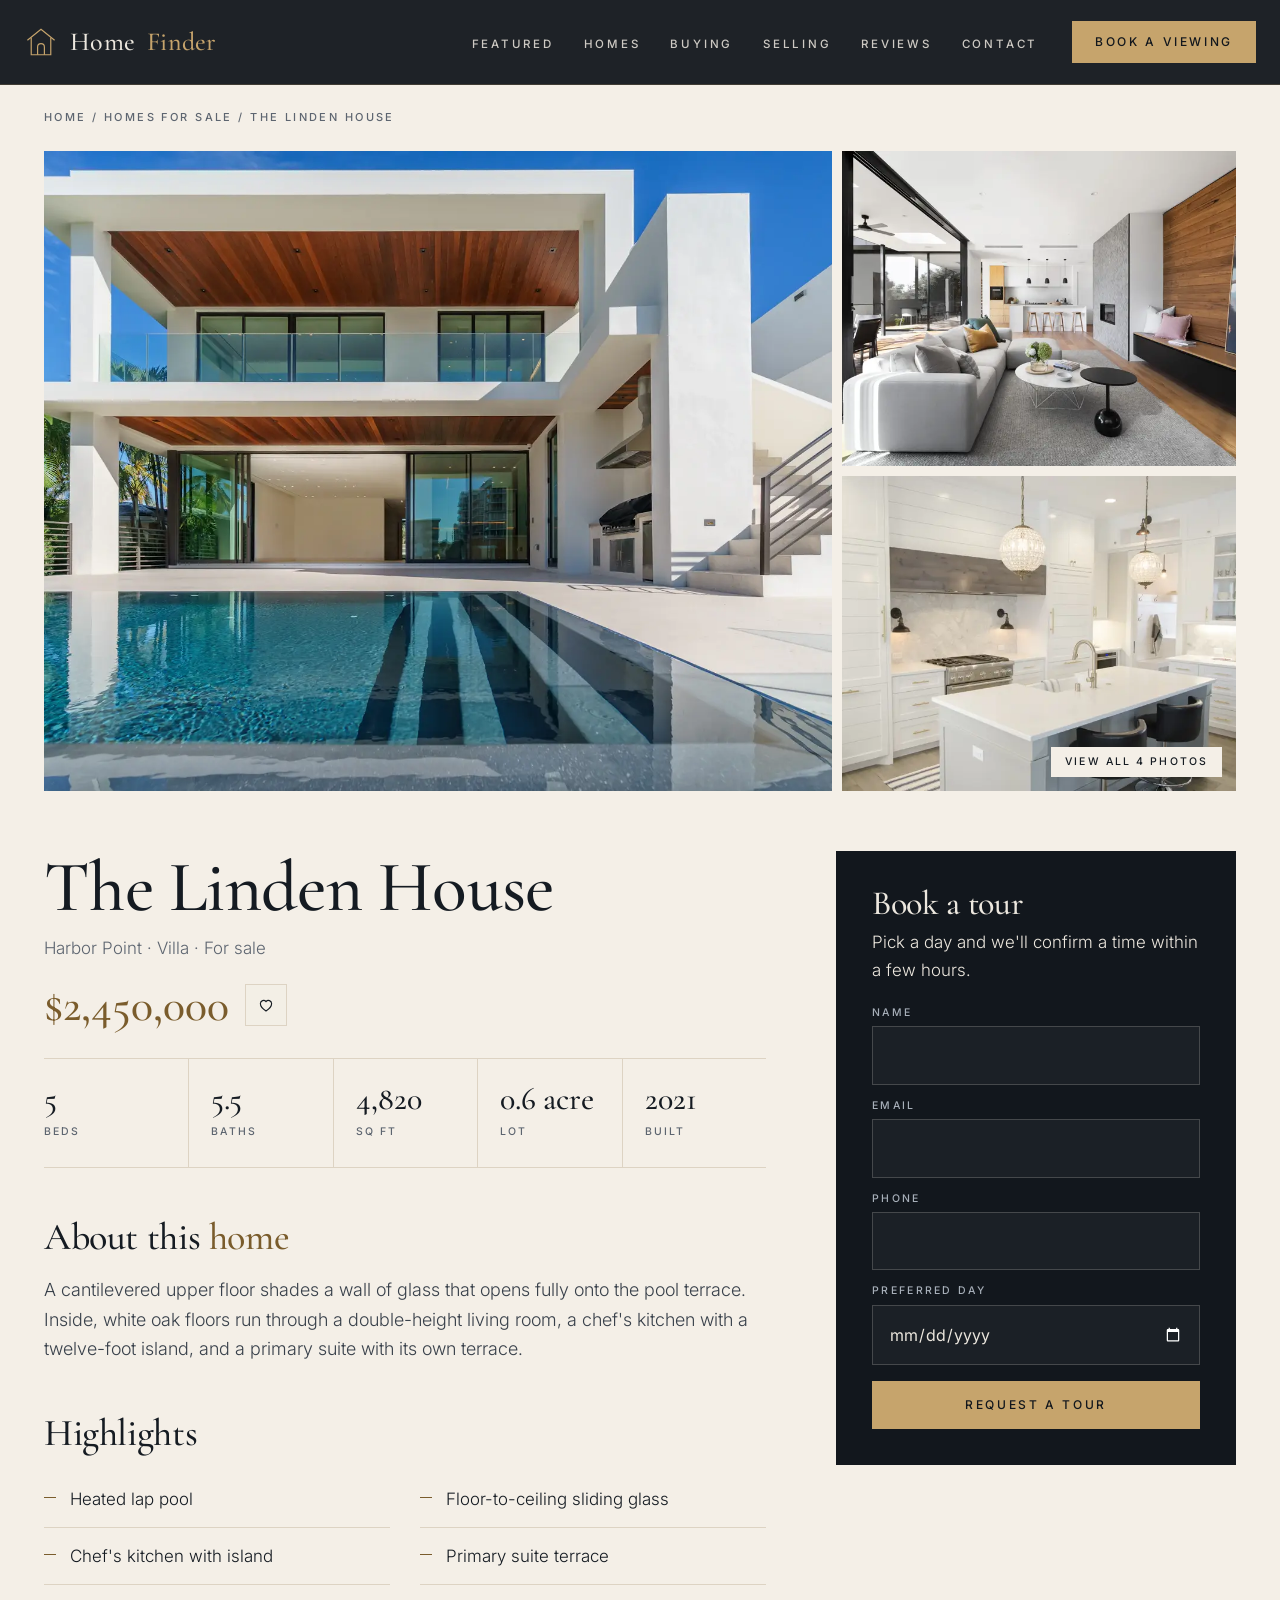
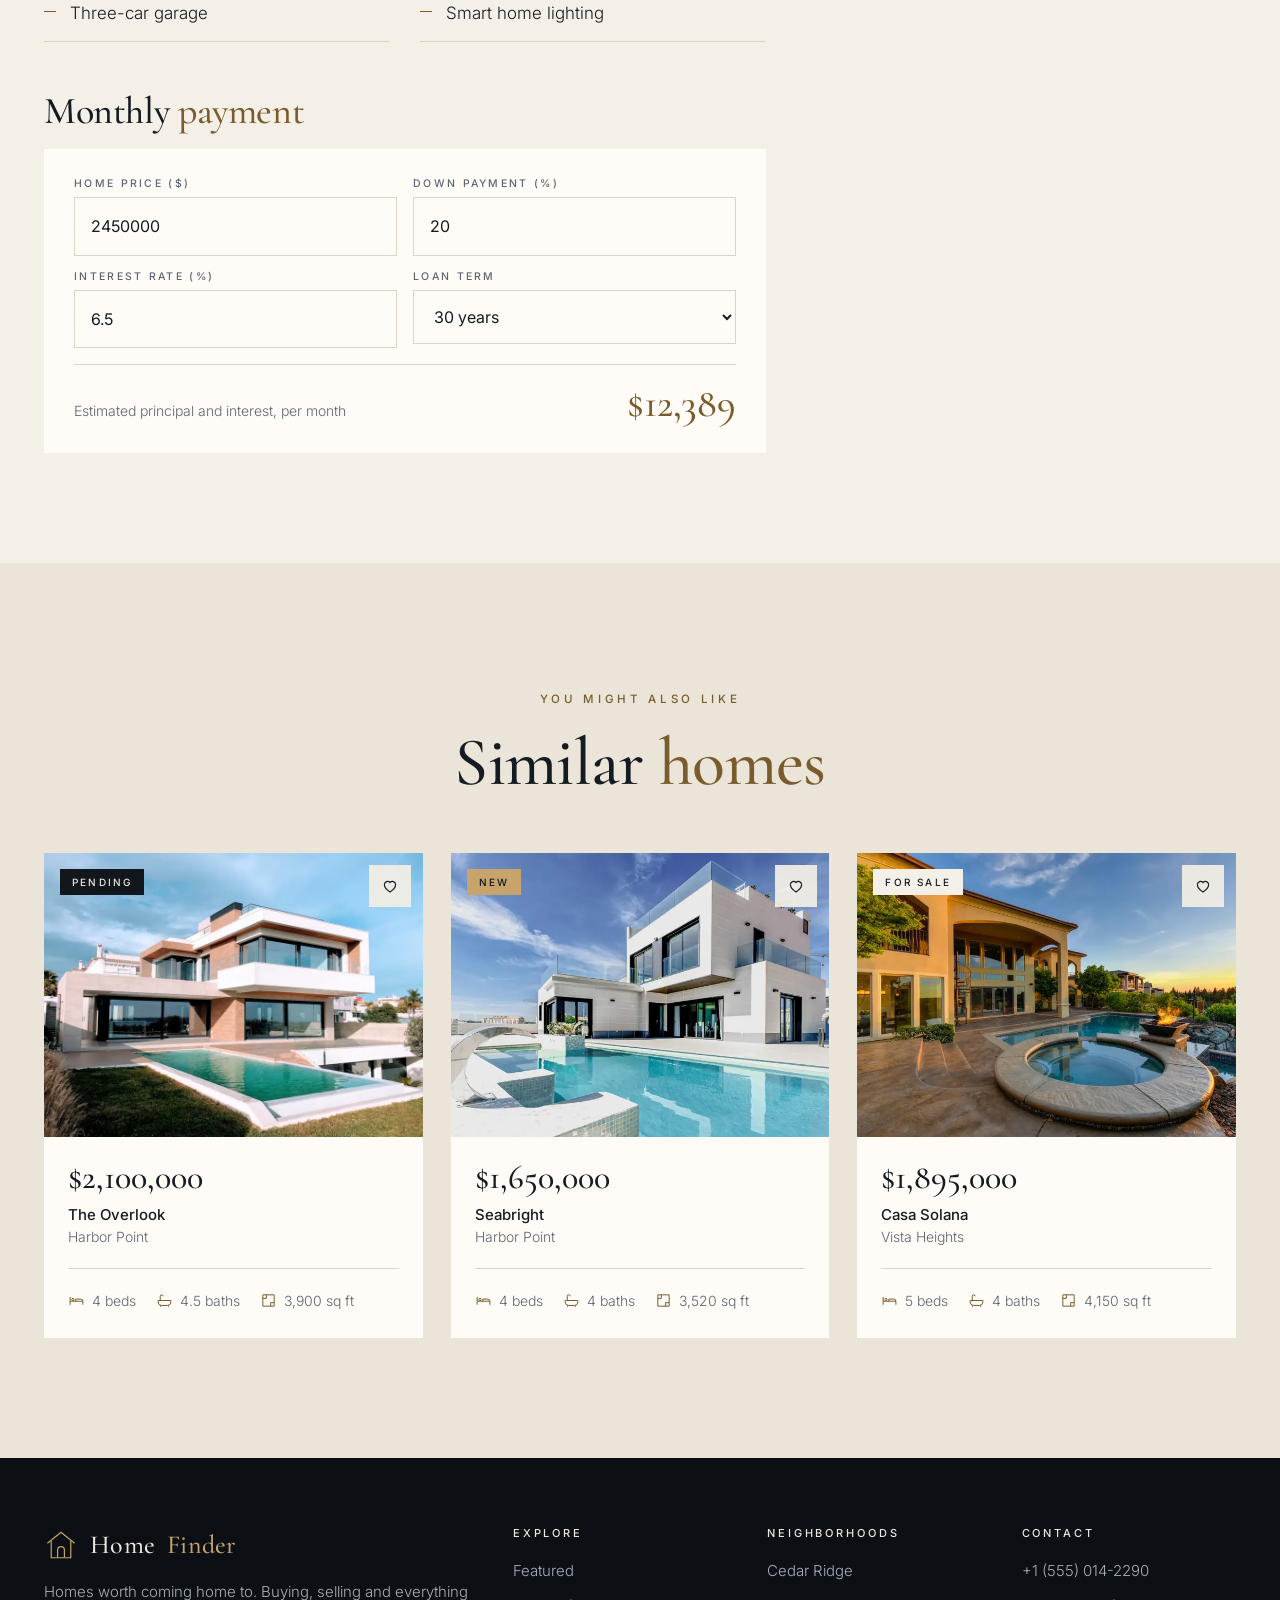
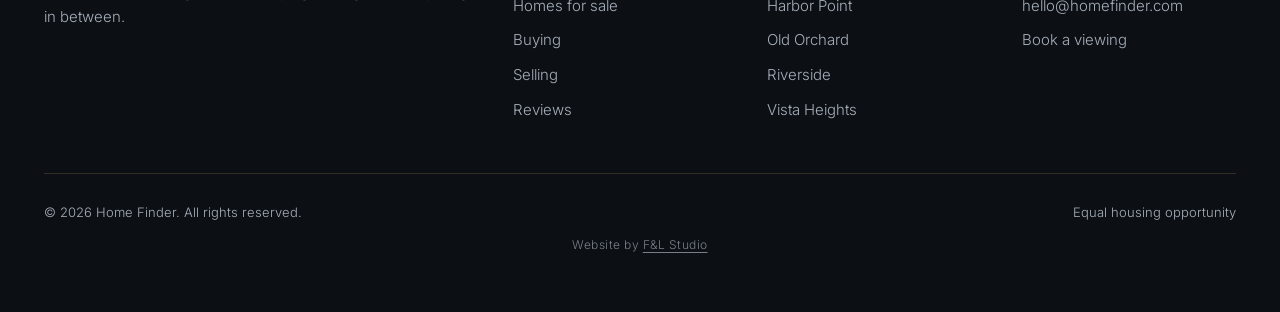
<file: listing.html>
<!doctype html>
<html lang="en">
<head>
<meta charset="utf-8">
<meta name="viewport" content="width=device-width,initial-scale=1">
<title>Home Finder | Homes for sale</title>
<meta name="description" content="Home Finder helps you buy and sell homes with less guesswork. Browse homes for sale, step inside our featured residences and book a viewing.">
<link rel="icon" href="favicon.svg" type="image/svg+xml">
<link rel="preconnect" href="https://fonts.googleapis.com"><link rel="preconnect" href="https://fonts.gstatic.com" crossorigin>
<link href="https://fonts.googleapis.com/css2?family=Cormorant+Garamond:wght@400;500;600&family=Inter:opsz,wght@14..32,300..600&display=swap" rel="stylesheet">
<link rel="stylesheet" href="style.css?v=6">
</head>
<body class="inner">
<a class="skip" href="#main">Skip to content</a>

<nav id="nav">
  <div class="wrap">
    <a class="logo" href="index.html" aria-label="Home Finder home">
      <svg viewBox="0 0 40 40" fill="none" stroke="#c6a46c" stroke-width="1.4" aria-hidden="true"><path d="M4 18 20 5l16 13"/><path d="M8.5 15v20h23V15"/><path d="M16 35v-9a4 4 0 0 1 8 0v9"/></svg>
      Home <span>Finder</span>
    </a>
    <ul class="links" id="links">
      <li><a href="index.html#featured">Featured</a></li>
      <li><a href="homes.html">Homes</a></li>
      <li><a href="index.html#process">Buying</a></li>
      <li><a href="index.html#sell">Selling</a></li>
      <li><a href="reviews.html">Reviews</a></li>
      <li><a href="index.html#contact">Contact</a></li>
    </ul>
    <a class="btn" href="index.html#contact">Book a viewing</a>
    <button class="burger" aria-label="Open menu" aria-expanded="false" aria-controls="links"><span></span><span></span><span></span></button>
  </div>
</nav>

<main id="main">
  <div class="wrap">
    <p class="crumbs"><a href="index.html">Home</a> / <a href="homes.html">Homes for sale</a> / <span id="crumb"></span></p>
    <div class="gallery" id="gallery"></div>
    <div class="detail" id="detail">
      <div>
        <div class="top">
          <div><h1 id="d-name"></h1><p class="where" id="d-where"></p></div>
          <div style="display:flex;align-items:center;gap:16px"><span class="bigprice" id="d-price"></span><button class="save" id="d-save" type="button" style="position:static;border:1px solid var(--line)"></button></div>
        </div>
        <div class="specbar" id="d-specs"></div>
        <h2>About this <em>home</em></h2>
        <p class="about" id="d-about"></p>
        <h2>Highlights</h2>
        <ul class="feats" id="d-feats"></ul>
        <h2>Monthly <em>payment</em></h2>
        <div class="calc">
          <label class="field"><span>Home price ($)</span><input id="m-price" type="number" min="0" step="1000" inputmode="numeric"></label>
          <label class="field"><span>Down payment (%)</span><input id="m-down" type="number" min="0" max="100" value="20" inputmode="decimal"></label>
          <label class="field"><span>Interest rate (%)</span><input id="m-rate" type="number" min="0" step="0.05" value="6.5" inputmode="decimal"></label>
          <label class="field"><span>Loan term</span><select id="m-yrs"><option value="30">30 years</option><option value="20">20 years</option><option value="15">15 years</option></select></label>
          <div class="out"><span class="note">Estimated principal and interest, per month</span><b id="m-out" aria-live="polite"></b></div>
        </div>
      </div>
      <aside class="side">
        <h3 id="t-title">Book a tour</h3>
        <p>Pick a day and we'll confirm a time within a few hours.</p>
        <form class="form" data-form="Tour request" novalidate>
          <input type="hidden" name="home" id="t-home">
          <label class="field"><span>Name</span><input name="name" required autocomplete="name"></label>
          <label class="field"><span>Email</span><input type="email" name="email" required autocomplete="email"></label>
          <label class="field"><span>Phone</span><input type="tel" name="phone" autocomplete="tel"></label>
          <label class="field"><span>Preferred day</span><input type="date" name="day"></label>
          <button class="btn" type="submit">Request a tour</button>
        </form>
        <div class="done" role="status"><h3>Tour requested</h3><p>We'll be in touch shortly to confirm.</p></div>
      </aside>
    </div>
  </div>
  <section class="similar">
    <div class="wrap">
      <div class="center"><p class="eyebrow">You might also like</p><h2>Similar <em>homes</em></h2></div>
      <div class="grid" id="similar" style="margin-top:56px"></div>
    </div>
  </section>
</main>

<div class="lightbox" id="lightbox" role="dialog" aria-modal="true" aria-label="Photo viewer">
  <img alt="">
  <button class="lb-close" type="button" aria-label="Close photos">&times;</button>
  <button class="lb-prev" type="button" aria-label="Previous photo">&#8592;</button>
  <button class="lb-next" type="button" aria-label="Next photo">&#8594;</button>
</div>

<footer class="site">
  <div class="wrap">
    <div class="cols">
      <div>
        <a class="logo" href="./"><svg viewBox="0 0 40 40" fill="none" stroke="#c6a46c" stroke-width="1.4" aria-hidden="true"><path d="M4 18 20 5l16 13"/><path d="M8.5 15v20h23V15"/><path d="M16 35v-9a4 4 0 0 1 8 0v9"/></svg>Home <span>Finder</span></a>
        <p>Homes worth coming home to. Buying, selling and everything in between.</p>
      </div>
      <div><h4>Explore</h4><ul><li><a href="index.html#featured">Featured</a></li><li><a href="homes.html">Homes for sale</a></li><li><a href="index.html#process">Buying</a></li><li><a href="index.html#sell">Selling</a></li><li><a href="reviews.html">Reviews</a></li></ul></div>
      <div><h4>Neighborhoods</h4><ul id="f-areas"></ul></div>
      <div><h4>Contact</h4><ul><li><a href="tel:+15550142290">+1 (555) 014-2290</a></li><li><a href="mailto:hello@homefinder.com">hello@homefinder.com</a></li><li><a href="index.html#contact">Book a viewing</a></li></ul></div>
    </div>
    <div class="base"><span>© <span id="yr">2026</span> Home Finder. All rights reserved.</span><span>Equal housing opportunity</span></div>
  </div>
<p class="fl-credit" style="margin:0;padding:14px 16px 18px;font-size:12px;line-height:1.4;letter-spacing:.04em;text-align:center;opacity:.7">Website by <a href="https://www.frankandleilastudio.com/?utm_source=home-finder&amp;utm_medium=credit" style="color:inherit;text-decoration:underline;text-underline-offset:3px">F&amp;L Studio</a></p>
</footer>

<script src="data.js"></script>
<script src="site.js?v=7"></script>
</body>
</html>
</file>
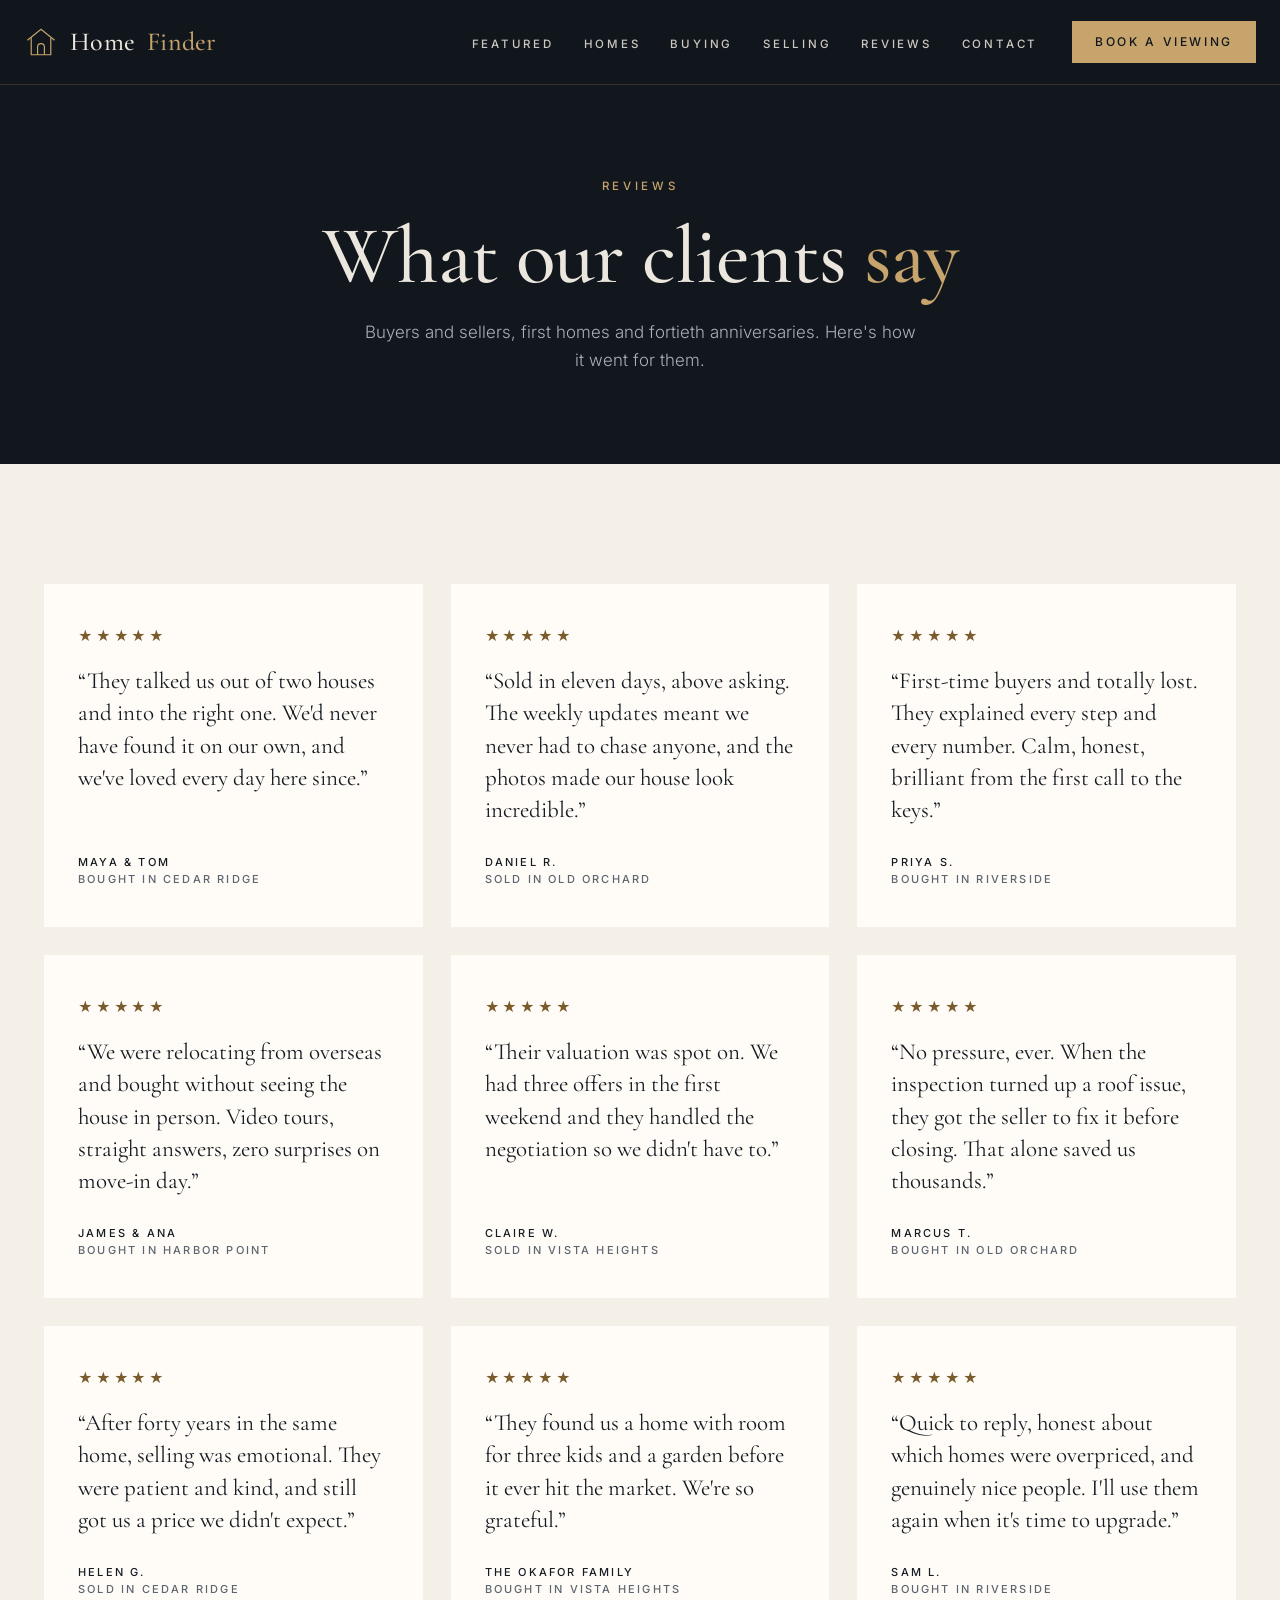
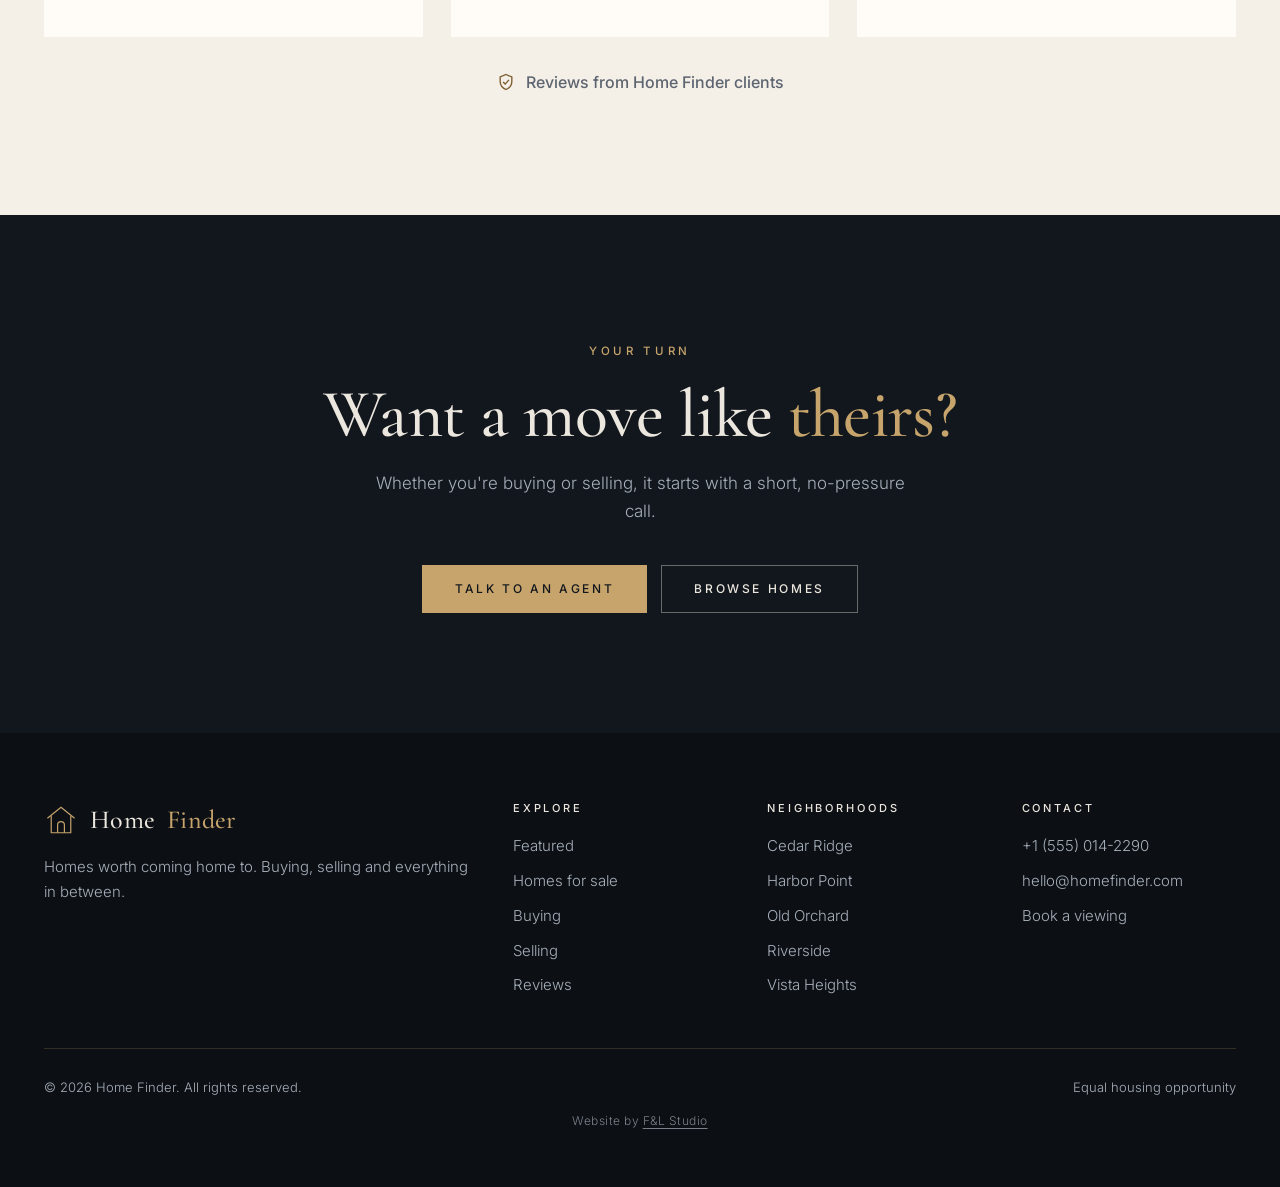
<file: reviews.html>
<!doctype html>
<html lang="en">
<head>
<meta charset="utf-8">
<meta name="viewport" content="width=device-width,initial-scale=1">
<title>Client reviews | Home Finder</title>
<meta name="description" content="Home Finder helps you buy and sell homes with less guesswork. Browse homes for sale, step inside our featured residences and book a viewing.">
<link rel="icon" href="favicon.svg" type="image/svg+xml">
<link rel="preconnect" href="https://fonts.googleapis.com"><link rel="preconnect" href="https://fonts.gstatic.com" crossorigin>
<link href="https://fonts.googleapis.com/css2?family=Cormorant+Garamond:wght@400;500;600&family=Inter:opsz,wght@14..32,300..600&display=swap" rel="stylesheet">
<link rel="stylesheet" href="style.css?v=6">
</head>
<body class="inner">
<a class="skip" href="#main">Skip to content</a>

<nav id="nav">
  <div class="wrap">
    <a class="logo" href="index.html" aria-label="Home Finder home">
      <svg viewBox="0 0 40 40" fill="none" stroke="#c6a46c" stroke-width="1.4" aria-hidden="true"><path d="M4 18 20 5l16 13"/><path d="M8.5 15v20h23V15"/><path d="M16 35v-9a4 4 0 0 1 8 0v9"/></svg>
      Home <span>Finder</span>
    </a>
    <ul class="links" id="links">
      <li><a href="index.html#featured">Featured</a></li>
      <li><a href="homes.html">Homes</a></li>
      <li><a href="index.html#process">Buying</a></li>
      <li><a href="index.html#sell">Selling</a></li>
      <li><a href="reviews.html">Reviews</a></li>
      <li><a href="index.html#contact">Contact</a></li>
    </ul>
    <a class="btn" href="index.html#contact">Book a viewing</a>
    <button class="burger" aria-label="Open menu" aria-expanded="false" aria-controls="links"><span></span><span></span><span></span></button>
  </div>
</nav>

<main id="main">
  <header class="page-head dark">
    <div class="wrap center">
      <p class="eyebrow">Reviews</p>
      <h1>What our clients <em>say</em></h1>
      <p class="lede">Buyers and sellers, first homes and fortieth anniversaries. Here's how it went for them.</p>
    </div>
  </header>
  <section class="reviews-page">
    <div class="wrap">
      <div class="quotes" id="allReviews"></div>
      <div class="trust-sources light"><span class="trust-note"><svg viewBox="0 0 24 24" aria-hidden="true"><path d="M12 3l7 3v5c0 4.5-3 8.3-7 10-4-1.7-7-5.5-7-10V6z"/><path d="m8.5 12 2.5 2.5 4.5-5"/></svg>Reviews from Home Finder clients</span></div>
    </div>
  </section>
  <section class="dark">
    <div class="wrap center">
      <p class="eyebrow">Your turn</p>
      <h2>Want a move like <em>theirs?</em></h2>
      <p class="lede">Whether you're buying or selling, it starts with a short, no-pressure call.</p>
      <div style="margin-top:40px;display:flex;gap:14px;justify-content:center;flex-wrap:wrap"><a class="btn" href="index.html#contact">Talk to an agent</a><a class="btn line" href="homes.html">Browse homes</a></div>
    </div>
  </section>
</main>

<footer class="site">
  <div class="wrap">
    <div class="cols">
      <div>
        <a class="logo" href="./"><svg viewBox="0 0 40 40" fill="none" stroke="#c6a46c" stroke-width="1.4" aria-hidden="true"><path d="M4 18 20 5l16 13"/><path d="M8.5 15v20h23V15"/><path d="M16 35v-9a4 4 0 0 1 8 0v9"/></svg>Home <span>Finder</span></a>
        <p>Homes worth coming home to. Buying, selling and everything in between.</p>
      </div>
      <div><h4>Explore</h4><ul><li><a href="index.html#featured">Featured</a></li><li><a href="homes.html">Homes for sale</a></li><li><a href="index.html#process">Buying</a></li><li><a href="index.html#sell">Selling</a></li><li><a href="reviews.html">Reviews</a></li></ul></div>
      <div><h4>Neighborhoods</h4><ul id="f-areas"></ul></div>
      <div><h4>Contact</h4><ul><li><a href="tel:+15550142290">+1 (555) 014-2290</a></li><li><a href="mailto:hello@homefinder.com">hello@homefinder.com</a></li><li><a href="index.html#contact">Book a viewing</a></li></ul></div>
    </div>
    <div class="base"><span>© <span id="yr">2026</span> Home Finder. All rights reserved.</span><span>Equal housing opportunity</span></div>
  </div>
<p class="fl-credit" style="margin:0;padding:14px 16px 18px;font-size:12px;line-height:1.4;letter-spacing:.04em;text-align:center;opacity:.7">Website by <a href="https://www.frankandleilastudio.com/?utm_source=home-finder&amp;utm_medium=credit" style="color:inherit;text-decoration:underline;text-underline-offset:3px">F&amp;L Studio</a></p>
</footer>

<script src="data.js"></script>
<script src="site.js?v=7"></script>
</body>
</html>
</file>
<file: style.css>
:root{
  /* Deep slate "night" sections, warm stone "day" sections, one brass accent.
     Kept clear of every F&L portfolio palette (aubergine, royal blue, orange, forest green). */
  --night:#12171d;--night-2:#0c1015;--night-line:rgba(198,164,108,.2);--night-text:#ece7de;--night-muted:#a7afb9;
  --cream:#f4efe7;--cream-2:#ebe4d8;--card:#fffcf7;--ink:#151b22;--muted:#5d6570;--line:#ddd3c3;
  --brass:#c6a46c;--brass-ink:#7a5c2c;
  --sans:"Inter",system-ui,sans-serif;
  --serif:"Cormorant Garamond","Cormorant",Georgia,serif;
}
*{box-sizing:border-box}
html{scroll-behavior:smooth}
body{overflow-x:clip;margin:0;background:var(--cream);color:var(--ink);font:300 17px/1.65 var(--sans);-webkit-font-smoothing:antialiased}
img{max-width:100%;height:auto;display:block}
a{color:inherit}
b,strong{font-weight:500}
button,input,select,textarea{font:inherit;color:inherit}
.wrap{max-width:1240px;margin:0 auto;padding:0 24px}
h1,h2,h3{font-family:var(--serif);font-weight:500;line-height:1.02;letter-spacing:-.01em;margin:0}
h1 em,h2 em,h3 em{font-style:normal;color:var(--brass-ink)}
.dark h1 em,.dark h2 em,.dark h3 em,.hero h1 em{color:var(--brass)}
h2{font-size:clamp(40px,5.4vw,68px)}
p{margin:0}
section{padding:120px 0}
.center{text-align:center}
.lede{max-width:560px;margin:20px auto 0;color:var(--muted)}
.dark .lede{color:var(--night-muted)}

/* small spaced label above a heading (no side dashes, per the user) */
.eyebrow{display:inline-flex;align-items:center;gap:14px;font:500 11.5px/1 var(--sans);letter-spacing:.32em;text-transform:uppercase;color:var(--brass-ink);margin-bottom:22px}
.dark .eyebrow{color:var(--brass)}

.dark{background:var(--night);color:var(--night-text)}
.dark p{color:var(--night-muted)}

.btn{display:inline-flex;align-items:center;justify-content:center;gap:10px;white-space:nowrap;padding:17px 32px;border-radius:0;background:var(--brass);color:var(--night);text-decoration:none;font:500 12px/1 var(--sans);letter-spacing:.22em;text-transform:uppercase;border:1px solid var(--brass);cursor:pointer;transition:background .25s,color .25s,border-color .25s,transform .25s}
.btn:hover{background:transparent;color:var(--brass-ink)}
.dark .btn:hover,.side .btn:hover,.hero .btn:hover,nav .btn:hover{color:var(--brass)}
.btn:active{transform:scale(.98)}
.btn[disabled]{opacity:.6;cursor:progress}
.btn.line{background:transparent;color:var(--ink);border-color:rgba(21,27,34,.35)}
.btn.line:hover{background:var(--ink);border-color:var(--ink);color:var(--cream)}
.dark .btn.line,.hero .btn.line{color:var(--night-text);border-color:rgba(236,231,222,.4)}
.dark .btn.line:hover,.hero .btn.line:hover{background:transparent;border-color:var(--brass);color:var(--brass)}
:focus-visible{outline:2px solid var(--brass);outline-offset:3px}
.skip{position:absolute;left:12px;top:-60px;z-index:50;background:var(--brass);color:var(--night);padding:10px 16px;text-decoration:none;font-weight:500}
.skip:focus{top:12px}

/* nav */
nav{position:fixed;inset:0 0 auto;z-index:30;color:var(--night-text);transition:background .35s,border-color .35s;border-bottom:1px solid transparent}
nav.solid,body.inner nav{background:rgba(18,23,29,.95);backdrop-filter:blur(10px);border-color:var(--night-line)}
nav .wrap{display:flex;align-items:center;gap:34px;height:84px;max-width:1380px}
.logo{display:flex;align-items:center;gap:12px;text-decoration:none;font:500 26px/1 var(--serif);letter-spacing:.01em;white-space:nowrap}
.logo svg{width:34px;height:34px;flex:none}
.logo span{color:var(--brass)}
.links{display:flex;gap:30px;margin-left:auto;list-style:none;padding:0}
.links a{text-decoration:none;font:500 11.5px/1 var(--sans);letter-spacing:.24em;text-transform:uppercase;opacity:.85;transition:color .2s,opacity .2s}
.links a:hover{color:var(--brass);opacity:1}
nav .btn{padding:14px 22px}
.burger{display:none;margin-left:auto;background:none;border:1px solid var(--night-line);width:46px;height:46px;cursor:pointer;color:var(--night-text)}
.burger span{display:block;width:18px;height:1px;background:currentColor;margin:5px auto;transition:transform .25s,opacity .25s}
nav.open .burger span:nth-child(1){transform:translateY(6px) rotate(45deg)}
nav.open .burger span:nth-child(2){opacity:0}
nav.open .burger span:nth-child(3){transform:translateY(-6px) rotate(-45deg)}

/* hero */
.hero{position:relative;min-height:100vh;min-height:100svh;display:flex;align-items:flex-end;padding:160px 0 70px;color:var(--night-text);overflow:hidden;background:var(--night)}
.hero>img{position:absolute;inset:0;width:100%;height:100%;object-fit:cover;animation:settle 2.4s cubic-bezier(.2,.7,.2,1) both}
.hero::after{content:"";position:absolute;inset:0;background:linear-gradient(180deg,rgba(12,16,21,.55) 0%,rgba(12,16,21,.15) 35%,rgba(12,16,21,.85) 100%)}
.hero .wrap{position:relative;z-index:1;width:100%}
.hero-label{font:500 11.5px/1 var(--sans);letter-spacing:.34em;text-transform:uppercase;color:var(--brass);margin-bottom:24px}
.hero h1{font-size:clamp(50px,min(7vw,11vh),112px);max-width:15ch}
.hero h1 .w{display:inline-block;animation:rise 1.1s cubic-bezier(.2,.7,.2,1) both}
.hero-sub{max-width:480px;margin-top:22px;color:#d6d1c8;font-size:18px}
@keyframes settle{from{transform:scale(1.08)}to{transform:none}}
@keyframes rise{from{opacity:0;transform:translateY(40px)}to{opacity:1;transform:none}}

/* hero search */
.search{display:grid;grid-template-columns:repeat(3,1fr) auto;margin-top:48px;background:var(--cream);color:var(--ink);max-width:980px}
.search label{display:flex;flex-direction:column;gap:6px;padding:18px 24px;border-right:1px solid var(--line)}
.search label span{font:500 10.5px/1 var(--sans);letter-spacing:.24em;text-transform:uppercase;color:var(--muted)}
.search select{border:0;background:transparent;padding:0;font-size:16px;font-weight:400;cursor:pointer;appearance:none;-webkit-appearance:none;background:url("data:image/svg+xml,%3Csvg xmlns='http://www.w3.org/2000/svg' width='10' height='6'%3E%3Cpath d='M1 1l4 4 4-4' fill='none' stroke='%237a5c2c'/%3E%3C/svg%3E") right center no-repeat}
.search select:focus{outline:none}
.search label:focus-within{background:#fff}
.search .btn{height:100%;padding:0 40px}
.search .btn:hover{color:var(--brass-ink)}

/* stats strip */
.stats{padding:0;background:var(--night-2);color:var(--night-text)}
.stats .wrap{display:grid;grid-template-columns:repeat(4,1fr)}
.stat{padding:44px 24px;text-align:center;border-left:1px solid var(--night-line)}
.stat:first-child{border-left:0}
.stat b{display:block;font:500 46px/1 var(--serif);color:var(--brass)}
.stat span{display:block;margin-top:10px;font:500 11px/1.4 var(--sans);letter-spacing:.24em;text-transform:uppercase;color:var(--night-muted)}

/* ---------- "Step inside": scroll opens an arched doorway onto each home ---------- */
.doors{padding:120px 0 0}
.doors-head{margin-bottom:40px}
.door{position:relative;height:240vh}
.door-stage{position:sticky;top:0;height:100vh;height:100svh;overflow:hidden}
.door-img{position:absolute;inset:0;will-change:clip-path}
.door-img img{width:100%;height:100%;object-fit:cover;transform:scale(var(--zoom,1.25));will-change:transform}
.door-shade{position:absolute;inset:0;background:linear-gradient(90deg,rgba(12,16,21,.88) 0%,rgba(12,16,21,.35) 55%,rgba(12,16,21,0) 100%);opacity:var(--open,0)}
.door-num{position:absolute;top:110px;left:max(24px,calc(50% - 620px));font:400 15px/1 var(--sans);letter-spacing:.3em;color:var(--brass)}
.door-num i{font-style:normal;color:var(--night-muted)}
.door-title{position:absolute;left:0;right:0;bottom:6vh;text-align:center;opacity:calc(1 - var(--open,0)*2.4);transform:translateY(calc(var(--open,0)*40px))}
.door-title h3{font-size:clamp(34px,4.4vw,58px)}
.door-title p{margin-top:8px;font:500 11.5px/1 var(--sans);letter-spacing:.28em;text-transform:uppercase}
.door-card{position:absolute;left:max(24px,calc(50% - 620px));bottom:12vh;max-width:500px;opacity:var(--card,0);transform:translateY(calc((1 - var(--card,0))*36px));pointer-events:none}
.door-card.on{pointer-events:auto}
.door-card .tag{font:500 11px/1 var(--sans);letter-spacing:.28em;text-transform:uppercase;color:var(--brass)}
.door-card h3{font-size:clamp(46px,6vw,84px);margin:16px 0 14px;color:#fff}
.door-card .line{color:#d6d1c8;font-size:18px}
.door-card .specs{display:flex;flex-wrap:wrap;gap:0;margin:28px 0 32px;border-top:1px solid rgba(236,231,222,.22);border-bottom:1px solid rgba(236,231,222,.22)}
.door-card .specs div{padding:16px 22px 16px 0;margin-right:22px;border-right:1px solid rgba(236,231,222,.22)}
.door-card .specs div:last-child{border-right:0;margin-right:0}
.door-card .specs b{display:block;font:500 30px/1 var(--serif);color:#fff}
.door-card .specs span{font:500 10.5px/1 var(--sans);letter-spacing:.22em;text-transform:uppercase;color:var(--night-muted)}
.door-rail{position:absolute;right:max(24px,calc(50% - 620px));top:50%;transform:translateY(-50%);display:flex;flex-direction:column;gap:12px}
.door-rail i{display:block;width:2px;height:34px;background:rgba(236,231,222,.25)}
.door-rail i.on{background:var(--brass)}
.door-hint{position:absolute;left:50%;bottom:2.2vh;transform:translateX(-50%);font:500 10.5px/1 var(--sans);letter-spacing:.3em;text-transform:uppercase;color:var(--night-muted);opacity:calc(1 - var(--open,0)*4)}

/* listing cards */
.homes{background:var(--cream)}
.filters{display:flex;flex-wrap:wrap;align-items:center;justify-content:space-between;gap:18px;margin:56px 0 34px;padding-bottom:22px;border-bottom:1px solid var(--line)}
.chips{display:flex;flex-wrap:wrap;gap:8px}
.chip{border:1px solid var(--line);background:transparent;padding:11px 18px;font:500 11px/1 var(--sans);letter-spacing:.2em;text-transform:uppercase;cursor:pointer;transition:background .2s,color .2s,border-color .2s}
.chip:hover{border-color:var(--ink)}
.chip[aria-pressed="true"]{background:var(--ink);border-color:var(--ink);color:var(--cream)}
.sort{display:flex;align-items:center;gap:12px;font:500 11px/1 var(--sans);letter-spacing:.2em;text-transform:uppercase;color:var(--muted)}
.sort select{border:1px solid var(--line);background:var(--card);padding:10px 14px;font:400 14px var(--sans);letter-spacing:0;text-transform:none;color:var(--ink)}
.count{font-size:14px;color:var(--muted);margin-bottom:26px}
.grid{display:grid;grid-template-columns:repeat(3,1fr);gap:34px 28px}
.card{position:relative;background:var(--card);text-decoration:none;display:flex;flex-direction:column;transition:transform .35s,box-shadow .35s}
.card:hover{transform:translateY(-4px);box-shadow:0 22px 44px -26px rgba(21,27,34,.4)}
.card .ph{position:relative;aspect-ratio:4/3;overflow:hidden;background:var(--cream-2)}
.card .ph img{width:100%;height:100%;object-fit:cover;transition:transform 1.4s cubic-bezier(.2,.7,.2,1)}
.card:hover .ph img{transform:scale(1.07)}
.status{position:absolute;top:16px;left:16px;background:var(--cream);color:var(--ink);padding:8px 12px;font:500 10px/1 var(--sans);letter-spacing:.22em;text-transform:uppercase}
.status.New{background:var(--brass);color:var(--night)}
.status.Pending{background:var(--night);color:var(--night-text)}
.status.Sold{background:#7d2d2d;color:#fff}
.save{position:absolute;top:12px;right:12px;width:42px;height:42px;display:grid;place-items:center;background:rgba(244,239,231,.92);border:0;cursor:pointer;color:var(--ink);transition:background .2s,transform .2s}
.save:hover{background:#fff}
.save:active{transform:scale(.9)}
.save svg{width:18px;height:18px;fill:none;stroke:currentColor;stroke-width:1.5}
.save[aria-pressed="true"] svg{fill:#a33a3a;stroke:#a33a3a}
.card .body{padding:24px 24px 26px;display:flex;flex-direction:column;flex:1}
.card .price{font:500 34px/1 var(--serif)}
.card h3{font:500 15px/1.3 var(--sans);letter-spacing:0;margin-top:10px}
.card .area{font-size:14px;color:var(--muted)}
.facts{display:flex;gap:20px;margin-top:auto;padding-top:20px;border-top:1px solid var(--line);margin-top:20px;font-size:14px;color:var(--muted)}
.facts span{display:flex;align-items:center;gap:7px}
.facts svg{width:17px;height:17px;fill:none;stroke:var(--brass-ink);stroke-width:1.4}
.empty{grid-column:1/-1;text-align:center;padding:60px 0;color:var(--muted)}

/* process */
.process{background:var(--cream-2)}
.steps{display:grid;grid-template-columns:repeat(4,1fr);margin-top:64px;border-top:1px solid var(--line)}
.step{padding:40px 30px 10px 0}
.step+.step{padding-left:30px;border-left:1px solid var(--line)}
.step b{font:500 54px/1 var(--serif);color:var(--brass-ink)}
.step h3{font:500 15px/1.3 var(--sans);letter-spacing:.18em;text-transform:uppercase;margin:22px 0 12px}
.step p{color:var(--muted);font-size:16px}

/* split blocks */
.split{display:grid;grid-template-columns:1fr 1fr;gap:80px;align-items:center}
.split .pic{overflow:hidden;aspect-ratio:4/5}
.split .pic img{width:100%;height:100%;object-fit:cover;transition:transform 1.6s cubic-bezier(.2,.7,.2,1)}
.split .pic:hover img{transform:scale(1.05)}
.split h2{margin-bottom:22px}
.split p+p{margin-top:16px}
.ticks{list-style:none;padding:0;margin:30px 0 36px}
.ticks li{padding:14px 0 14px 30px;border-bottom:1px solid var(--night-line);position:relative}
.ticks li::before{content:"";position:absolute;left:0;top:25px;width:14px;height:1px;background:var(--brass)}
.light .ticks li{border-color:var(--line)}
.light .ticks li::before{background:var(--brass-ink)}

/* forms */
.form{display:grid;grid-template-columns:1fr 1fr;gap:16px}
.form .full{grid-column:1/-1}
.field{display:flex;flex-direction:column;gap:8px}
.field span{font:500 10.5px/1 var(--sans);letter-spacing:.22em;text-transform:uppercase;color:var(--muted)}
:is(.dark,.side) .field span{color:var(--night-muted)}
.field input,.field select,.field textarea{border:1px solid var(--line);background:var(--card);padding:15px 16px;font-size:16px;font-weight:400;border-radius:0;transition:border-color .2s,background .2s}
:is(.dark,.side) .field input,:is(.dark,.side) .field select,:is(.dark,.side) .field textarea{background:rgba(255,255,255,.04);border-color:rgba(236,231,222,.2);color:var(--night-text)}
:is(.dark,.side) .field select option{color:var(--ink)}
.field textarea{min-height:120px;resize:vertical}
.field input:focus,.field select:focus,.field textarea:focus{outline:none;border-color:var(--brass)}
.field [aria-invalid="true"]{border-color:#c0473f}
.form .btn{justify-self:start}
.note{font-size:14px;color:var(--muted)}
.done{display:none;padding:28px;border:1px solid var(--brass);text-align:center}
.done h3{font-size:34px;margin-bottom:8px}
form.sent{display:none}
form.sent+.done{display:block}

/* testimonials */
.quotes{display:grid;grid-template-columns:repeat(3,1fr);gap:28px;margin-top:64px}
.quote{background:var(--card);padding:40px 34px;display:flex;flex-direction:column}
.quote .mark{font:500 70px/.6 var(--serif);color:var(--brass-ink);height:30px}
.quote p{font:400 23px/1.4 var(--serif);color:var(--ink);margin-bottom:28px}
.quote footer{margin-top:auto;font:500 11px/1.5 var(--sans);letter-spacing:.2em;text-transform:uppercase;color:var(--muted)}
.stars{color:var(--brass-ink);letter-spacing:.2em;margin-bottom:18px;font-size:14px}

/* contact */
.contact .split{align-items:start}
.contact-list{list-style:none;padding:0;margin:34px 0 0}
.contact-list li{display:flex;flex-direction:column;gap:4px;padding:18px 0;border-top:1px solid var(--night-line)}
.contact-list span{font:500 10.5px/1 var(--sans);letter-spacing:.24em;text-transform:uppercase;color:var(--brass)}
.contact-list a{text-decoration:none;font-size:18px}
.contact-list a:hover{color:var(--brass)}

footer.site{background:var(--night-2);color:var(--night-muted);padding:70px 0 40px;font-size:15px}
footer.site .cols{display:grid;grid-template-columns:2fr 1fr 1fr 1fr;gap:40px;padding-bottom:50px;border-bottom:1px solid var(--night-line)}
footer.site h4{font:500 11px/1 var(--sans);letter-spacing:.26em;text-transform:uppercase;color:var(--night-text);margin:0 0 20px}
footer.site ul{list-style:none;padding:0;margin:0;display:grid;gap:10px}
footer.site a{text-decoration:none}
footer.site a:hover{color:var(--brass)}
footer.site .logo{color:var(--night-text);margin-bottom:18px}
footer.site .base{display:flex;justify-content:space-between;flex-wrap:wrap;gap:12px;padding-top:28px;font-size:13px}

/* ---------- listing page ---------- */
.inner main{padding-top:84px}
.crumbs{padding:28px 0;font:500 11px/1 var(--sans);letter-spacing:.22em;text-transform:uppercase;color:var(--muted)}
.crumbs a{text-decoration:none}
.crumbs a:hover{color:var(--brass-ink)}
.gallery{display:grid;grid-template-columns:2fr 1fr;grid-template-rows:1fr 1fr;gap:10px;height:min(72vh,640px)}
.gallery button{padding:0;border:0;overflow:hidden;cursor:zoom-in;background:var(--cream-2);position:relative}
.gallery button:first-child{grid-row:1/3}
.gallery img{width:100%;height:100%;object-fit:cover;transition:transform 1.2s cubic-bezier(.2,.7,.2,1)}
.gallery button:hover img{transform:scale(1.05)}
.gallery .more{position:absolute;right:14px;bottom:14px;background:var(--cream);padding:10px 14px;font:500 10.5px/1 var(--sans);letter-spacing:.2em;text-transform:uppercase}
.detail{display:grid;grid-template-columns:1fr 400px;gap:70px;padding:60px 0 110px;align-items:start}
.detail .top{display:flex;justify-content:space-between;align-items:flex-end;gap:20px;flex-wrap:wrap;padding-bottom:30px;border-bottom:1px solid var(--line)}
.detail h1{font-size:clamp(46px,5.6vw,76px)}
.detail .where{margin-top:10px;color:var(--muted)}
.detail .bigprice{font:500 46px/1 var(--serif);color:var(--brass-ink)}
.specbar{display:grid;grid-template-columns:repeat(5,1fr);border-bottom:1px solid var(--line)}
.specbar div{padding:24px 0}
.specbar div+div{padding-left:22px;border-left:1px solid var(--line)}
.specbar b{display:block;font:500 32px/1 var(--serif)}
.specbar span{font:500 10.5px/1 var(--sans);letter-spacing:.2em;text-transform:uppercase;color:var(--muted)}
.detail h2{font-size:38px;margin:50px 0 18px}
.detail .about{font-size:18px;color:#39414b}
.feats{list-style:none;padding:0;margin:0;display:grid;grid-template-columns:1fr 1fr;gap:0 30px}
.feats li{padding:14px 0 14px 26px;border-bottom:1px solid var(--line);position:relative}
.feats li::before{content:"";position:absolute;left:0;top:26px;width:12px;height:1px;background:var(--brass-ink)}
.calc{background:var(--card);padding:30px;display:grid;gap:16px;grid-template-columns:1fr 1fr}
.calc .out{grid-column:1/-1;display:flex;justify-content:space-between;align-items:baseline;padding-top:18px;border-top:1px solid var(--line)}
.calc .out b{font:500 40px/1 var(--serif);color:var(--brass-ink)}
.side{position:sticky;top:110px;background:var(--night);color:var(--night-text);padding:36px}
.side h3{font-size:34px;margin-bottom:6px}
.side>p{margin-bottom:24px}
.side .form{grid-template-columns:1fr}
.side .btn{width:100%}
.lightbox{position:fixed;inset:0;z-index:60;background:rgba(8,10,13,.94);display:none;align-items:center;justify-content:center;padding:60px 70px}
.lightbox.open{display:flex}
.lightbox img{max-height:100%;max-width:100%;object-fit:contain}
.lightbox button{position:absolute;background:none;border:1px solid rgba(236,231,222,.3);color:#fff;width:50px;height:50px;cursor:pointer;font-size:22px}
.lightbox button:hover{border-color:var(--brass);color:var(--brass)}
.lb-close{top:20px;right:20px}
.lb-prev{left:14px;top:50%;transform:translateY(-50%)}
.lb-next{right:14px;top:50%;transform:translateY(-50%)}
.similar{background:var(--cream-2)}

/* reveal on scroll */
.rv{opacity:0;transform:translateY(28px);transition:opacity .9s,transform .9s cubic-bezier(.2,.7,.2,1)}
.rv.in{opacity:1;transform:none}

@media (max-width:1060px){
  .grid{grid-template-columns:1fr 1fr}
  .steps{grid-template-columns:1fr 1fr}
  .step:nth-child(3){padding-left:0;border-left:0}
  .detail{grid-template-columns:1fr}
  .side{position:static}
  footer.site .cols{grid-template-columns:1fr 1fr}
}
@media (max-width:900px){
  .links,nav>.wrap>.btn{display:none}
  .burger{display:block}
  nav.open{background:var(--night)}
  nav.open .links{display:flex;flex-direction:column;position:absolute;top:84px;left:0;right:0;margin:0;padding:20px 24px 30px;gap:0;background:var(--night);border-bottom:1px solid var(--night-line)}
  nav.open .links a{display:block;padding:18px 0;border-bottom:1px solid var(--night-line);font-size:12.5px}
  .search{grid-template-columns:1fr 1fr}
  .search label:nth-child(2){border-right:0}
  .search label:nth-child(3){grid-column:1/-1;border-right:0;border-top:1px solid var(--line)}
  .search .btn{grid-column:1/-1;padding:20px}
  .stats .wrap{grid-template-columns:1fr 1fr}
  .stat:nth-child(3){border-left:0}
  .stat:nth-child(n+3){border-top:1px solid var(--night-line)}
  .split{grid-template-columns:1fr;gap:44px}
  .split .pic{aspect-ratio:4/3}
  .quotes{grid-template-columns:1fr}
  .door-rail{display:none}
}
@media (max-width:640px){
  section{padding:84px 0}
  .doors{padding-top:84px}
  .grid,.steps{grid-template-columns:1fr}
  .step,.step+.step{padding:30px 0 6px;border-left:0}
  .step+.step{border-top:1px solid var(--line)}
  .form,.calc{grid-template-columns:1fr}
  .stat{padding:32px 12px}
  .stat b{font-size:38px}
  .door-card{right:24px;bottom:8vh}
  .door-card .specs div{padding-right:14px;margin-right:14px}
  .door-card .specs b{font-size:24px}
  .door-num{top:100px}
  .gallery{grid-template-columns:1fr;grid-template-rows:auto;height:auto}
  .gallery button{aspect-ratio:4/3}
  .gallery button:first-child{grid-row:auto}
  .gallery button:nth-child(n+3){display:none}
  .specbar{grid-template-columns:repeat(3,1fr)}
  .specbar div:nth-child(4){padding-left:0;border-left:0}
  .specbar div:nth-child(n+4){border-top:1px solid var(--line)}
  .feats{grid-template-columns:1fr}
  .lightbox{padding:70px 10px}
  footer.site .cols{grid-template-columns:1fr}
}
@media (prefers-reduced-motion:reduce){
  *,*::before,*::after{animation:none!important;transition:none!important;scroll-behavior:auto!important}
  .rv{opacity:1;transform:none}
  .door{height:auto}
  .door-stage{position:relative;height:90vh}
}
.side input[type=date]{color-scheme:dark}
@media (max-width:640px){.door-shade{background:linear-gradient(0deg,rgba(12,16,21,.92) 0%,rgba(12,16,21,.6) 55%,rgba(12,16,21,.2) 100%)}}
.page-head{padding:170px 0 90px;margin-bottom:0}
.page-head h1{font-size:clamp(48px,6.4vw,84px)}
.inner .page-head{margin-top:-84px}
.selects{display:flex;flex-wrap:wrap;gap:12px 18px}
@media (max-width:640px){.page-head{padding:140px 0 70px}.selects{width:100%}.selects .sort{flex:1 1 40%;flex-direction:column;align-items:stretch;gap:8px}}

/* reviews band: a rounded panel over a night photo, one review at a time with round arrows + counter
   (same layout as the Don & John site, in Home Finder colors) */
.trust{background:var(--cream);padding:40px 24px 110px}
.trust-card{position:relative;overflow:hidden;max-width:1180px;margin:0 auto;border-radius:20px;background:var(--night);color:var(--night-text)}
.trust-bg{position:absolute;inset:0;width:100%;height:100%;object-fit:cover}
.trust-card::before{content:"";position:absolute;inset:0;z-index:1;background:linear-gradient(105deg,rgba(12,16,21,.95) 0%,rgba(18,23,29,.84) 55%,rgba(48,40,28,.62) 100%)}
.trust-in{position:relative;z-index:2;padding:clamp(26px,3.5vw,48px)}
.trust-head{display:flex;justify-content:space-between;align-items:center;gap:20px;flex-wrap:wrap;margin-bottom:20px}
.trust-label{font:600 13px/1 var(--sans);letter-spacing:.2em;text-transform:uppercase;color:var(--night-text)}
.trust-nav{display:flex;align-items:center;gap:22px}
.trust-count{font:600 13px/1 var(--sans);letter-spacing:.08em;color:var(--night-muted);min-width:34px;text-align:center;font-variant-numeric:tabular-nums}
.trust-arrow{width:44px;height:44px;border-radius:50%;background:rgba(255,255,255,.08);border:1px solid rgba(236,231,222,.28);color:#fff;font-size:20px;cursor:pointer;transition:background .25s,border-color .25s,transform .2s,box-shadow .25s}
.trust-arrow:hover{background:rgba(255,255,255,.16);border-color:var(--brass);transform:translateY(-2px);box-shadow:0 10px 22px -8px rgba(0,0,0,.45)}
.trust-arrow:active{transform:scale(.94)}
.trust-slider{overflow:hidden}
.trust-track{display:flex;transition:transform .6s cubic-bezier(.2,.7,.2,1);touch-action:pan-y}
.trust-slide{flex:0 0 100%;min-width:100%;margin:0}
.trust-slide .stars{color:var(--brass);font-size:16px;letter-spacing:.18em;margin-bottom:16px}
.trust-slide blockquote{margin:0;max-width:760px;font:650 clamp(18px,1.75vw,23px)/1.4 var(--sans);letter-spacing:-.02em;color:#fff}
.trust-slide figcaption{margin-top:16px;font-size:15px;color:var(--night-muted)}
.trust-slide figcaption b{color:#fff;font-weight:650;margin-right:10px}
.trust-sources{display:flex;flex-wrap:wrap;align-items:center;gap:12px 28px;margin-top:32px}
.trust-note{display:inline-flex;align-items:center;gap:10px;font-size:16px;font-weight:500;color:var(--night-text)}
.trust-note svg{width:20px;height:20px;fill:none;stroke:var(--brass);stroke-width:1.6}
.trust-link{display:inline-flex;gap:8px;font-size:16px;font-weight:500;text-decoration:none;color:var(--night-text);padding-bottom:6px;border-bottom:1px solid rgba(236,231,222,.4);white-space:nowrap;transition:border-color .25s,color .25s}
.trust-link:hover{border-color:var(--brass);color:var(--brass)}
.trust-points{display:grid;grid-template-columns:repeat(4,1fr);gap:14px;margin-top:24px}
.trust-points div{padding:18px;border-radius:14px;border:1px solid rgba(236,231,222,.16);background:rgba(255,255,255,.06);display:flex;flex-direction:column;gap:6px;transition:background .25s,transform .25s}
.trust-points div:hover{background:rgba(255,255,255,.12);transform:translateY(-3px)}
.trust-points svg{width:22px;height:22px;fill:none;stroke:var(--brass);stroke-width:1.6;stroke-linecap:round;stroke-linejoin:round;margin-bottom:10px}
.trust-points b{font:650 16px/1.2 var(--sans);color:#fff}
.trust-points span{font-size:14px;line-height:1.5;color:var(--night-muted)}
.reviews-page .quotes{margin-top:0}
.reviews-page .quote footer b{color:var(--ink)}
.trust-sources.light{border-color:var(--line);justify-content:center}
.trust-sources.light .trust-note{color:var(--muted)}
.trust-sources.light .trust-note svg{stroke:var(--brass-ink)}
@media (max-width:900px){.trust-points{grid-template-columns:1fr 1fr}.reviews-page .quotes{grid-template-columns:1fr 1fr}}
@media (max-width:640px){.trust-points,.reviews-page .quotes{grid-template-columns:1fr}.trust{padding:24px 0 84px}.trust-card{border-radius:0}.trust-sources{margin-top:44px}}
</file>
